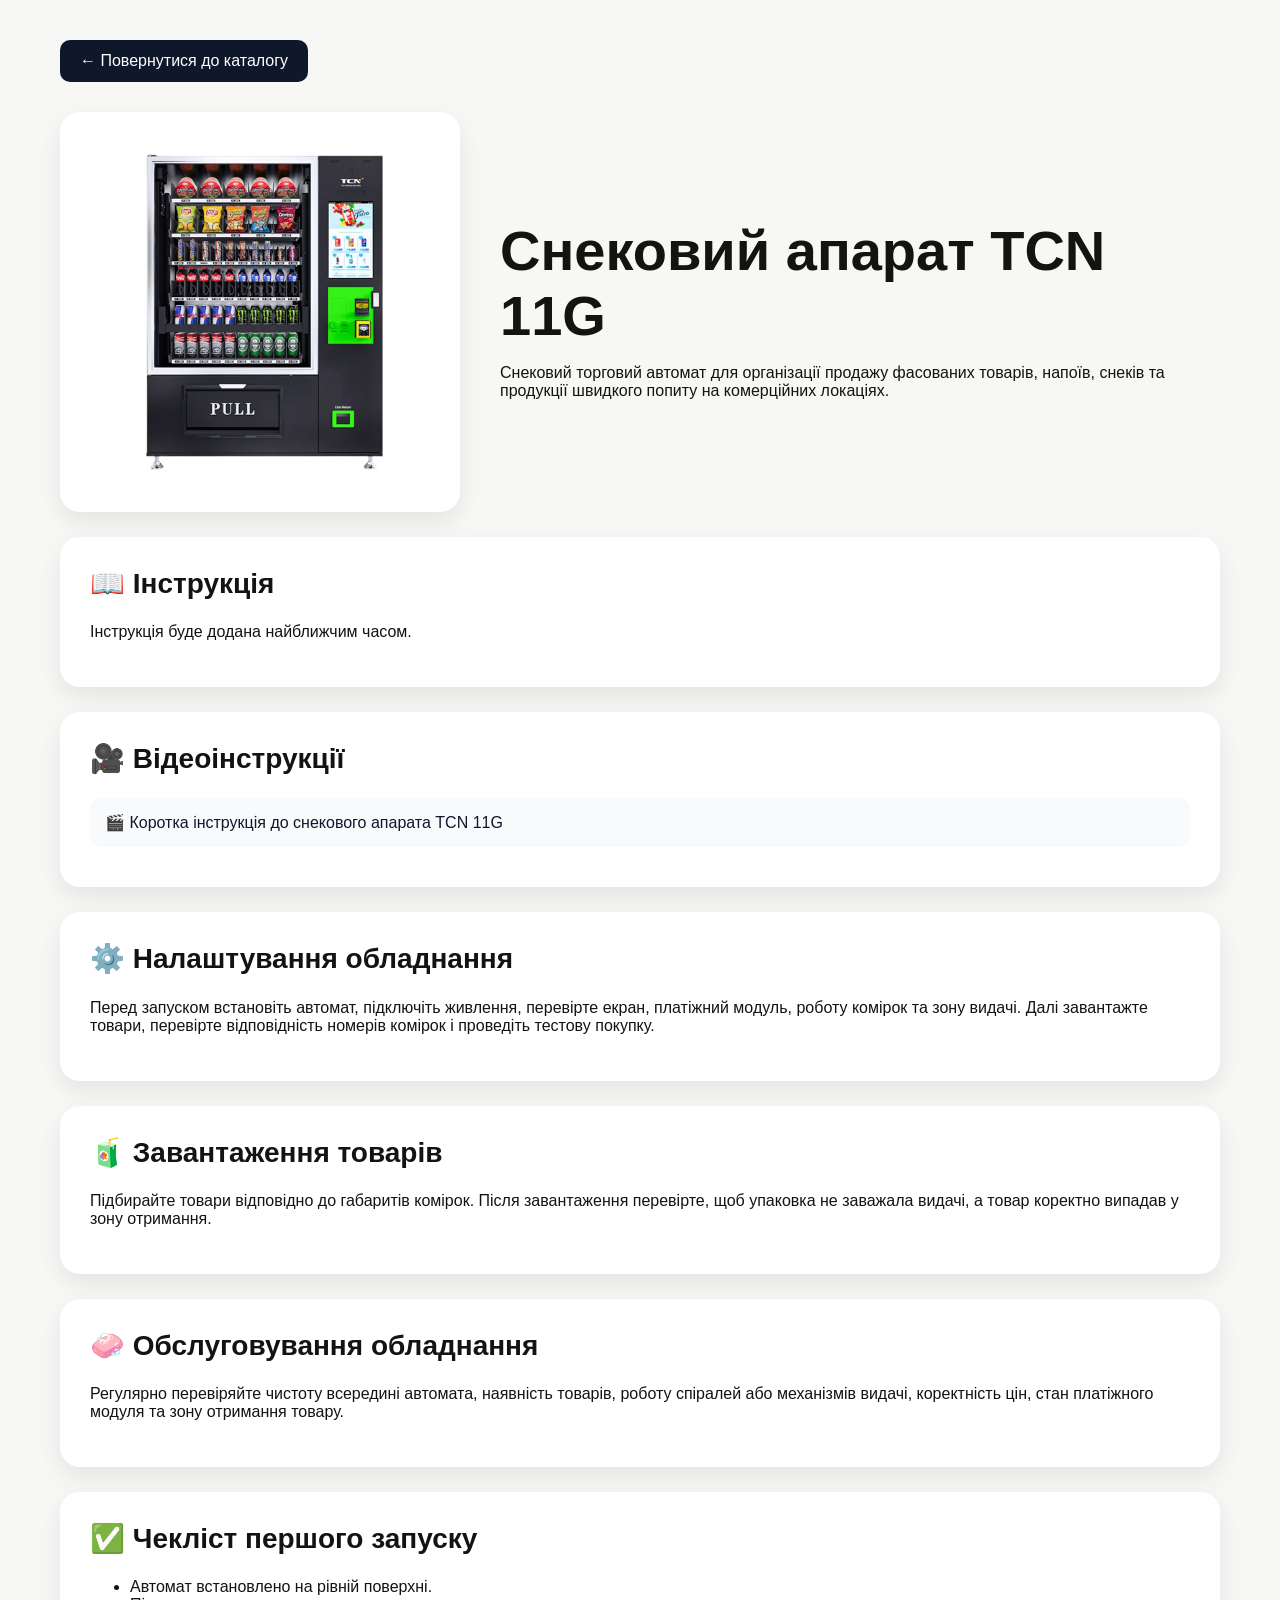
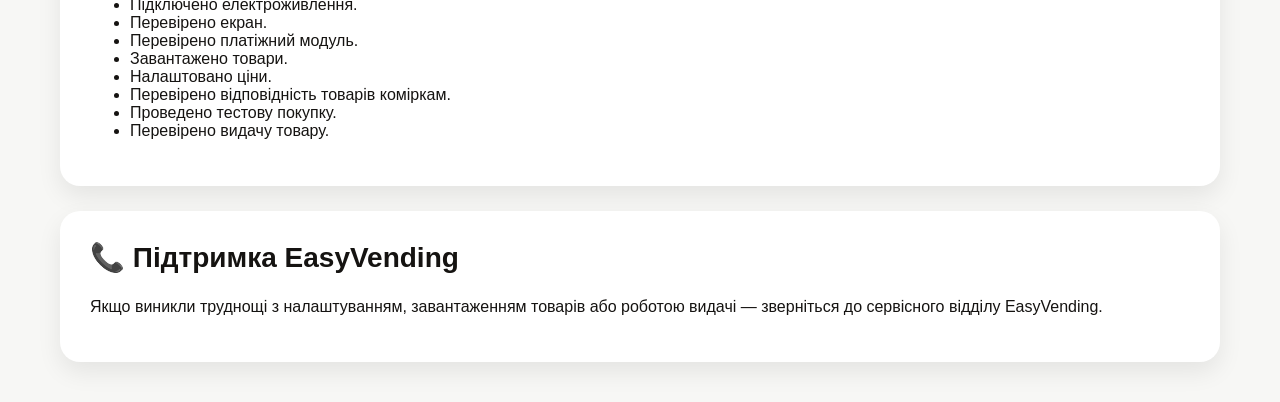
<file: models/g11.html>
<!DOCTYPE html>
<html lang="uk">
<head>
<meta charset="UTF-8">
<meta name="viewport" content="width=device-width, initial-scale=1.0">

<title>Снековий апарат TCN 11G</title>

<link rel="stylesheet" href="../css/style.css">

<style>
.model-page{max-width:1200px;margin:0 auto;padding:40px 20px;}
.back-btn{display:inline-block;padding:12px 20px;background:#0f172a;color:white;text-decoration:none;border-radius:10px;margin-bottom:30px;}
.hero-model{display:grid;grid-template-columns:400px 1fr;gap:40px;align-items:center;}
.hero-model img{width:100%;background:white;padding:20px;border-radius:20px;box-shadow:0 10px 25px rgba(0,0,0,.08);}
.box{background:white;padding:30px;border-radius:20px;margin-top:25px;box-shadow:0 10px 25px rgba(0,0,0,.08);}
.video-link{display:block;padding:15px;margin-bottom:10px;background:#f8fafc;border-radius:10px;text-decoration:none;color:#0f172a;}
.video-link:hover{background:#e2e8f0;}
.manual-btn{display:inline-block;padding:12px 20px;background:#2563eb;color:white;border-radius:10px;text-decoration:none;}
@media(max-width:768px){.hero-model{grid-template-columns:1fr;}}
</style>

</head>

<body>

<div class="model-page">

<a href="../index.html" class="back-btn">← Повернутися до каталогу</a>

<div class="hero-model">

<img src="../assets/images/g11.png" alt="Снековий апарат TCN 11G">

<div>
<h1>Снековий апарат TCN 11G</h1>
<p>
Снековий торговий автомат для організації продажу фасованих товарів, напоїв, снеків та продукції швидкого попиту на комерційних локаціях.
</p>
</div>

</div>

<div class="box">
<h2>📖 Інструкція</h2>
<p>Інструкція буде додана найближчим часом.</p>
</div>

<div class="box">
<h2>🎥 Відеоінструкції</h2>

<a class="video-link" target="_blank" href="https://www.youtube.com/watch?v=2aIAsxoMy-4&list=PLSlt5wRE7ryZhkFmGstjkDtZl8WeVIh3h&index=6">
🎬 Коротка інструкція до снекового апарата TCN 11G
</a>

</div>

<div class="box">
<h2>⚙️ Налаштування обладнання</h2>
<p>
Перед запуском встановіть автомат, підключіть живлення, перевірте екран, платіжний модуль, роботу комірок та зону видачі. Далі завантажте товари, перевірте відповідність номерів комірок і проведіть тестову покупку.
</p>
</div>

<div class="box">
<h2>🧃 Завантаження товарів</h2>
<p>
Підбирайте товари відповідно до габаритів комірок. Після завантаження перевірте, щоб упаковка не заважала видачі, а товар коректно випадав у зону отримання.
</p>
</div>

<div class="box">
<h2>🧼 Обслуговування обладнання</h2>
<p>
Регулярно перевіряйте чистоту всередині автомата, наявність товарів, роботу спіралей або механізмів видачі, коректність цін, стан платіжного модуля та зону отримання товару.
</p>
</div>

<div class="box">
<h2>✅ Чекліст першого запуску</h2>
<ul>
<li>Автомат встановлено на рівній поверхні.</li>
<li>Підключено електроживлення.</li>
<li>Перевірено екран.</li>
<li>Перевірено платіжний модуль.</li>
<li>Завантажено товари.</li>
<li>Налаштовано ціни.</li>
<li>Перевірено відповідність товарів коміркам.</li>
<li>Проведено тестову покупку.</li>
<li>Перевірено видачу товару.</li>
</ul>
</div>

<div class="box">
<h2>📞 Підтримка EasyVending</h2>
<p>
Якщо виникли труднощі з налаштуванням, завантаженням товарів або роботою видачі — зверніться до сервісного відділу EasyVending.
</p>
</div>

</div>

</body>
</html>
</file>
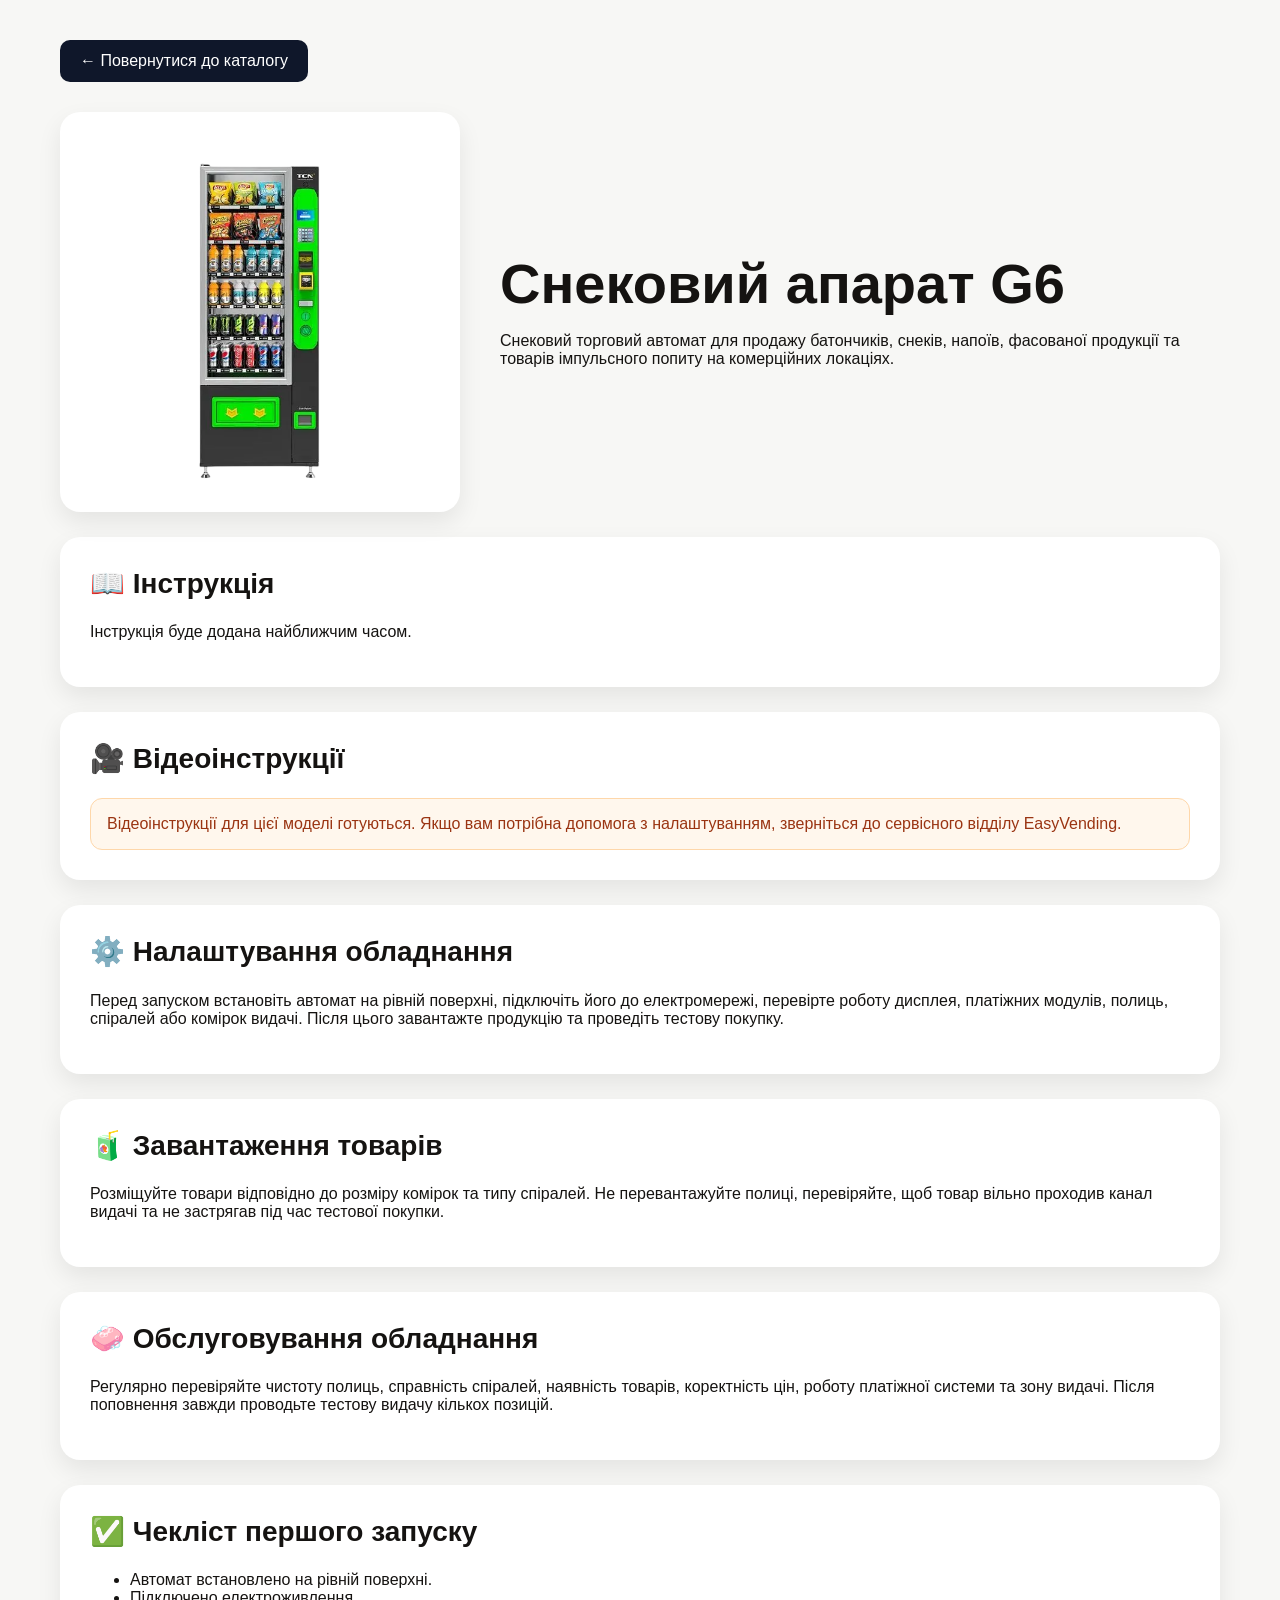
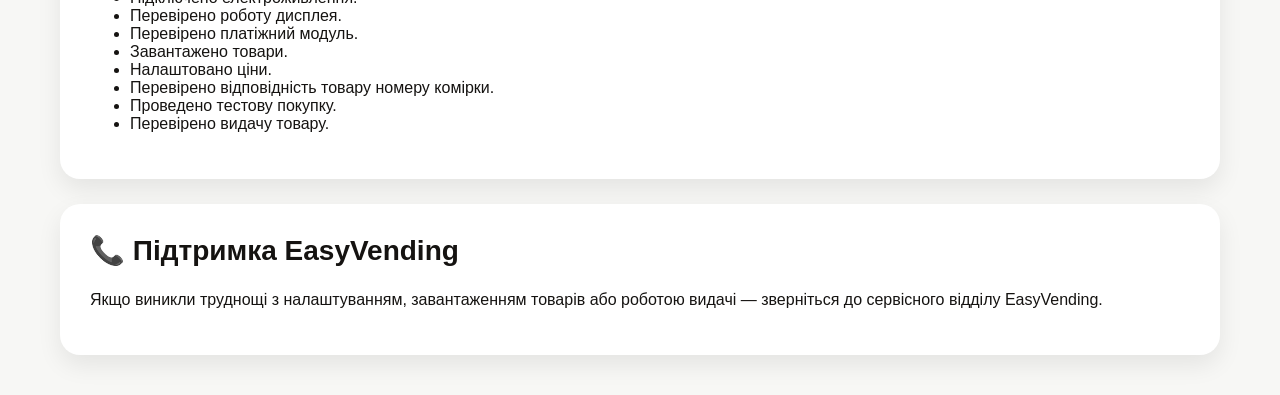
<file: models/g6.html>
<!DOCTYPE html>
<html lang="uk">
<head>
<meta charset="UTF-8">
<meta name="viewport" content="width=device-width, initial-scale=1.0">

<title>Снековий апарат G6</title>

<link rel="stylesheet" href="../css/style.css">

<style>
.model-page{max-width:1200px;margin:0 auto;padding:40px 20px;}
.back-btn{display:inline-block;padding:12px 20px;background:#0f172a;color:white;text-decoration:none;border-radius:10px;margin-bottom:30px;}
.hero-model{display:grid;grid-template-columns:400px 1fr;gap:40px;align-items:center;}
.hero-model img{width:100%;background:white;padding:20px;border-radius:20px;box-shadow:0 10px 25px rgba(0,0,0,.08);}
.box{background:white;padding:30px;border-radius:20px;margin-top:25px;box-shadow:0 10px 25px rgba(0,0,0,.08);}
.video-link{display:block;padding:15px;margin-bottom:10px;background:#f8fafc;border-radius:10px;text-decoration:none;color:#0f172a;}
.video-link:hover{background:#e2e8f0;}
.manual-btn{display:inline-block;padding:12px 20px;background:#2563eb;color:white;border-radius:10px;text-decoration:none;}
.notice{padding:16px;background:#fff7ed;border:1px solid #fed7aa;border-radius:12px;color:#9a3412;}
@media(max-width:768px){.hero-model{grid-template-columns:1fr;}}
</style>

</head>

<body>

<div class="model-page">

<a href="../index.html" class="back-btn">← Повернутися до каталогу</a>

<div class="hero-model">

<img src="../assets/images/g6.png" alt="Снековий апарат G6">

<div>
<h1>Снековий апарат G6</h1>
<p>
Снековий торговий автомат для продажу батончиків, снеків, напоїв, фасованої продукції та товарів імпульсного попиту на комерційних локаціях.
</p>
</div>

</div>

<div class="box">
<h2>📖 Інструкція</h2>
<p>Інструкція буде додана найближчим часом.</p>
</div>

<div class="box">
<h2>🎥 Відеоінструкції</h2>

<div class="notice">
Відеоінструкції для цієї моделі готуються. Якщо вам потрібна допомога з налаштуванням, зверніться до сервісного відділу EasyVending.
</div>

</div>

<div class="box">
<h2>⚙️ Налаштування обладнання</h2>
<p>
Перед запуском встановіть автомат на рівній поверхні, підключіть його до електромережі, перевірте роботу дисплея, платіжних модулів, полиць, спіралей або комірок видачі. Після цього завантажте продукцію та проведіть тестову покупку.
</p>
</div>

<div class="box">
<h2>🧃 Завантаження товарів</h2>
<p>
Розміщуйте товари відповідно до розміру комірок та типу спіралей. Не перевантажуйте полиці, перевіряйте, щоб товар вільно проходив канал видачі та не застрягав під час тестової покупки.
</p>
</div>

<div class="box">
<h2>🧼 Обслуговування обладнання</h2>
<p>
Регулярно перевіряйте чистоту полиць, справність спіралей, наявність товарів, коректність цін, роботу платіжної системи та зону видачі. Після поповнення завжди проводьте тестову видачу кількох позицій.
</p>
</div>

<div class="box">
<h2>✅ Чекліст першого запуску</h2>
<ul>
<li>Автомат встановлено на рівній поверхні.</li>
<li>Підключено електроживлення.</li>
<li>Перевірено роботу дисплея.</li>
<li>Перевірено платіжний модуль.</li>
<li>Завантажено товари.</li>
<li>Налаштовано ціни.</li>
<li>Перевірено відповідність товару номеру комірки.</li>
<li>Проведено тестову покупку.</li>
<li>Перевірено видачу товару.</li>
</ul>
</div>

<div class="box">
<h2>📞 Підтримка EasyVending</h2>
<p>
Якщо виникли труднощі з налаштуванням, завантаженням товарів або роботою видачі — зверніться до сервісного відділу EasyVending.
</p>
</div>

</div>

</body>
</html>
</file>
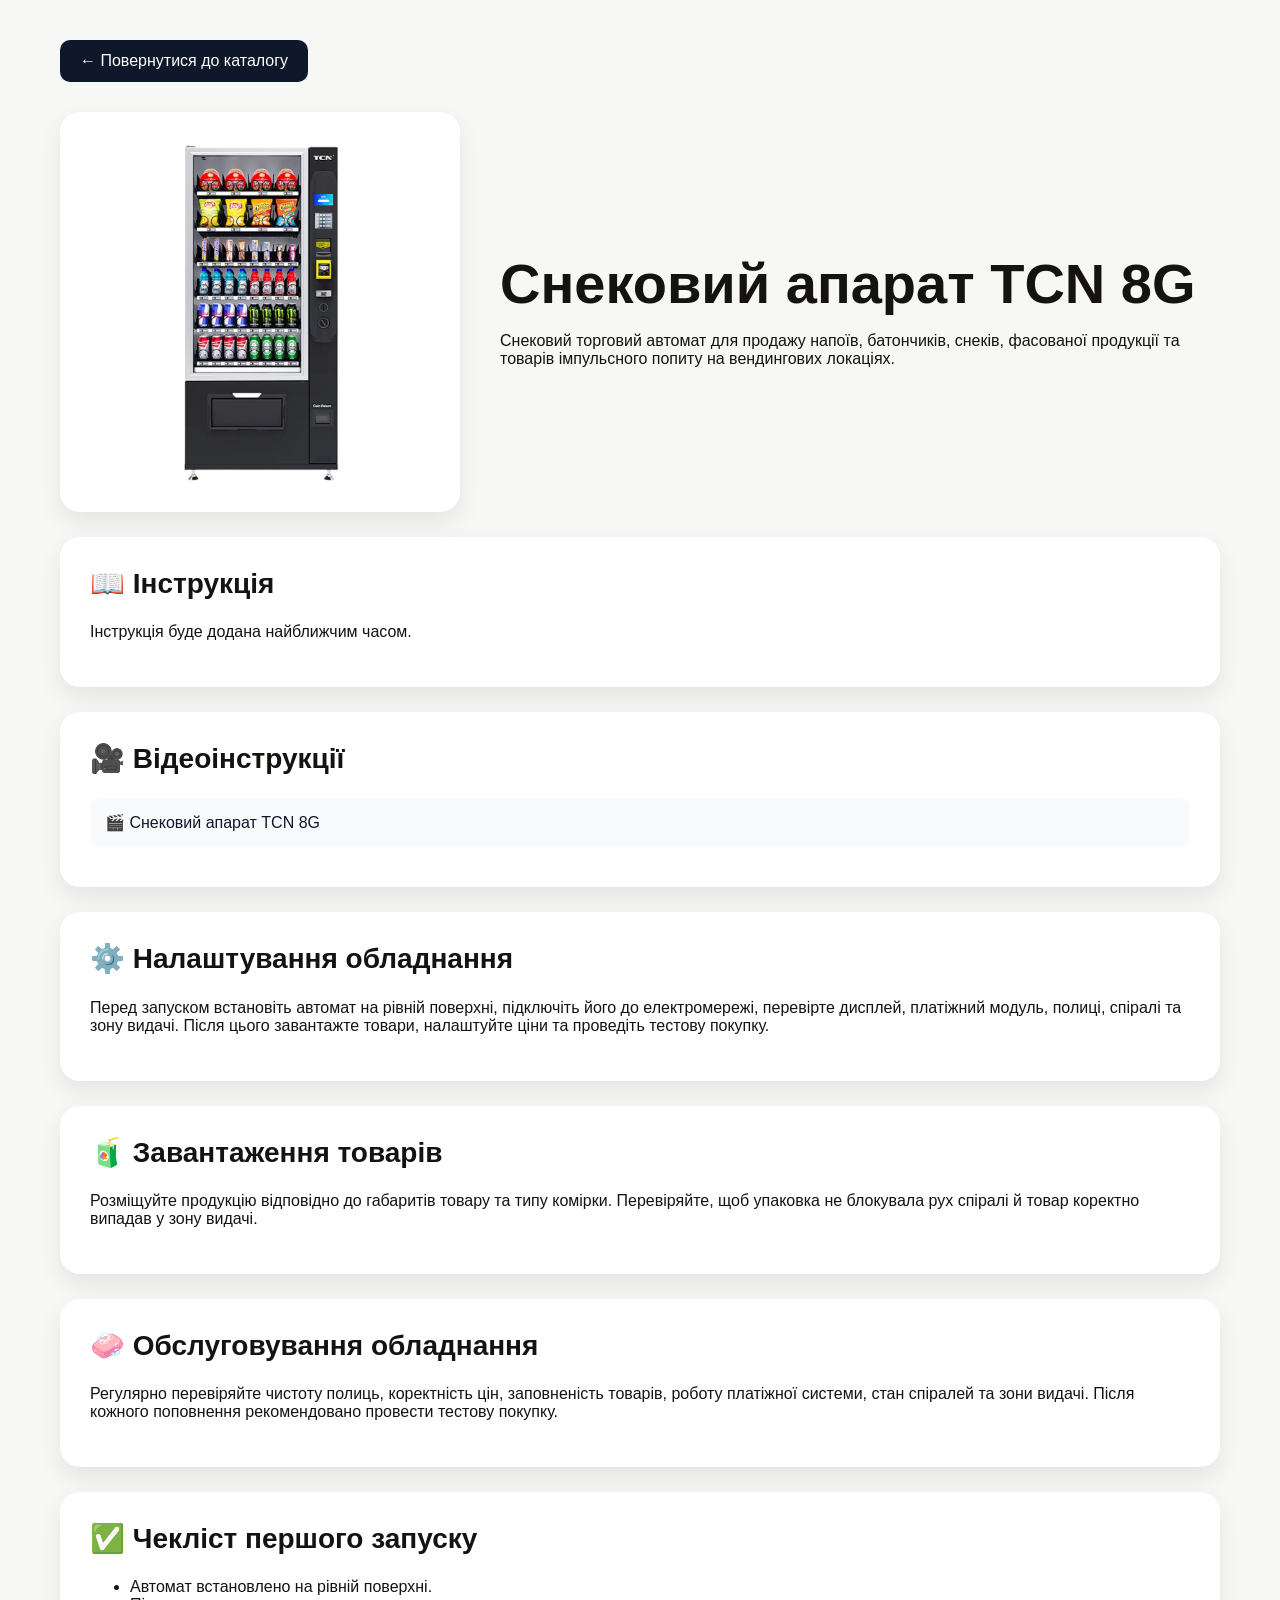
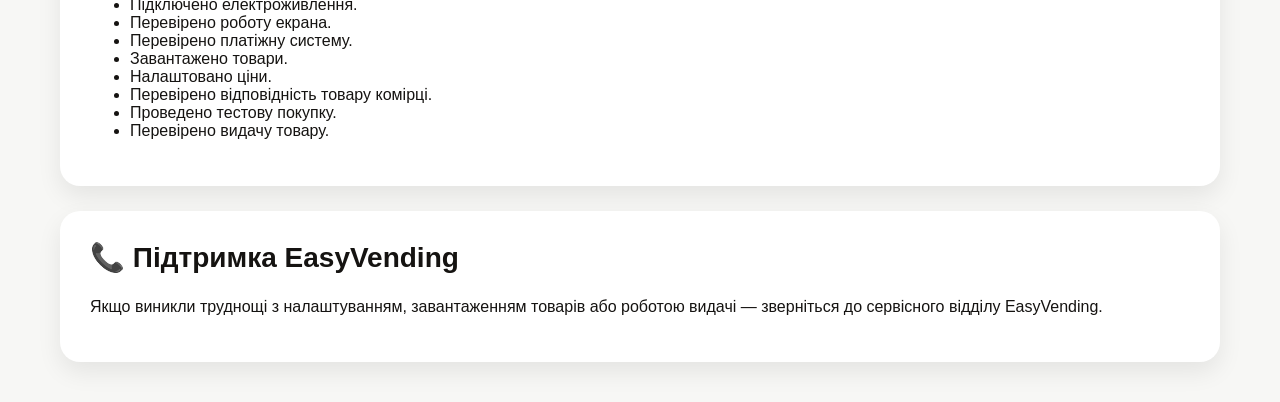
<file: models/g8.html>
<!DOCTYPE html>
<html lang="uk">
<head>
<meta charset="UTF-8">
<meta name="viewport" content="width=device-width, initial-scale=1.0">

<title>Снековий апарат TCN 8G</title>

<link rel="stylesheet" href="../css/style.css">

<style>
.model-page{max-width:1200px;margin:0 auto;padding:40px 20px;}
.back-btn{display:inline-block;padding:12px 20px;background:#0f172a;color:white;text-decoration:none;border-radius:10px;margin-bottom:30px;}
.hero-model{display:grid;grid-template-columns:400px 1fr;gap:40px;align-items:center;}
.hero-model img{width:100%;background:white;padding:20px;border-radius:20px;box-shadow:0 10px 25px rgba(0,0,0,.08);}
.box{background:white;padding:30px;border-radius:20px;margin-top:25px;box-shadow:0 10px 25px rgba(0,0,0,.08);}
.video-link{display:block;padding:15px;margin-bottom:10px;background:#f8fafc;border-radius:10px;text-decoration:none;color:#0f172a;}
.video-link:hover{background:#e2e8f0;}
.manual-btn{display:inline-block;padding:12px 20px;background:#2563eb;color:white;border-radius:10px;text-decoration:none;}
@media(max-width:768px){.hero-model{grid-template-columns:1fr;}}
</style>

</head>

<body>

<div class="model-page">

<a href="../index.html" class="back-btn">← Повернутися до каталогу</a>

<div class="hero-model">

<img src="../assets/images/g8.png" alt="Снековий апарат TCN 8G">

<div>
<h1>Снековий апарат TCN 8G</h1>
<p>
Снековий торговий автомат для продажу напоїв, батончиків, снеків, фасованої продукції та товарів імпульсного попиту на вендингових локаціях.
</p>
</div>

</div>

<div class="box">
<h2>📖 Інструкція</h2>
<p>Інструкція буде додана найближчим часом.</p>
</div>

<div class="box">
<h2>🎥 Відеоінструкції</h2>

<a class="video-link" target="_blank" href="https://www.youtube.com/watch?v=7lKl3fggxoc&list=PLSlt5wRE7ryZhkFmGstjkDtZl8WeVIh3h&index=5">
🎬 Снековий апарат TCN 8G
</a>

</div>

<div class="box">
<h2>⚙️ Налаштування обладнання</h2>
<p>
Перед запуском встановіть автомат на рівній поверхні, підключіть його до електромережі, перевірте дисплей, платіжний модуль, полиці, спіралі та зону видачі. Після цього завантажте товари, налаштуйте ціни та проведіть тестову покупку.
</p>
</div>

<div class="box">
<h2>🧃 Завантаження товарів</h2>
<p>
Розміщуйте продукцію відповідно до габаритів товару та типу комірки. Перевіряйте, щоб упаковка не блокувала рух спіралі й товар коректно випадав у зону видачі.
</p>
</div>

<div class="box">
<h2>🧼 Обслуговування обладнання</h2>
<p>
Регулярно перевіряйте чистоту полиць, коректність цін, заповненість товарів, роботу платіжної системи, стан спіралей та зони видачі. Після кожного поповнення рекомендовано провести тестову покупку.
</p>
</div>

<div class="box">
<h2>✅ Чекліст першого запуску</h2>
<ul>
<li>Автомат встановлено на рівній поверхні.</li>
<li>Підключено електроживлення.</li>
<li>Перевірено роботу екрана.</li>
<li>Перевірено платіжну систему.</li>
<li>Завантажено товари.</li>
<li>Налаштовано ціни.</li>
<li>Перевірено відповідність товару комірці.</li>
<li>Проведено тестову покупку.</li>
<li>Перевірено видачу товару.</li>
</ul>
</div>

<div class="box">
<h2>📞 Підтримка EasyVending</h2>
<p>
Якщо виникли труднощі з налаштуванням, завантаженням товарів або роботою видачі — зверніться до сервісного відділу EasyVending.
</p>
</div>

</div>

</body>
</html>
</file>
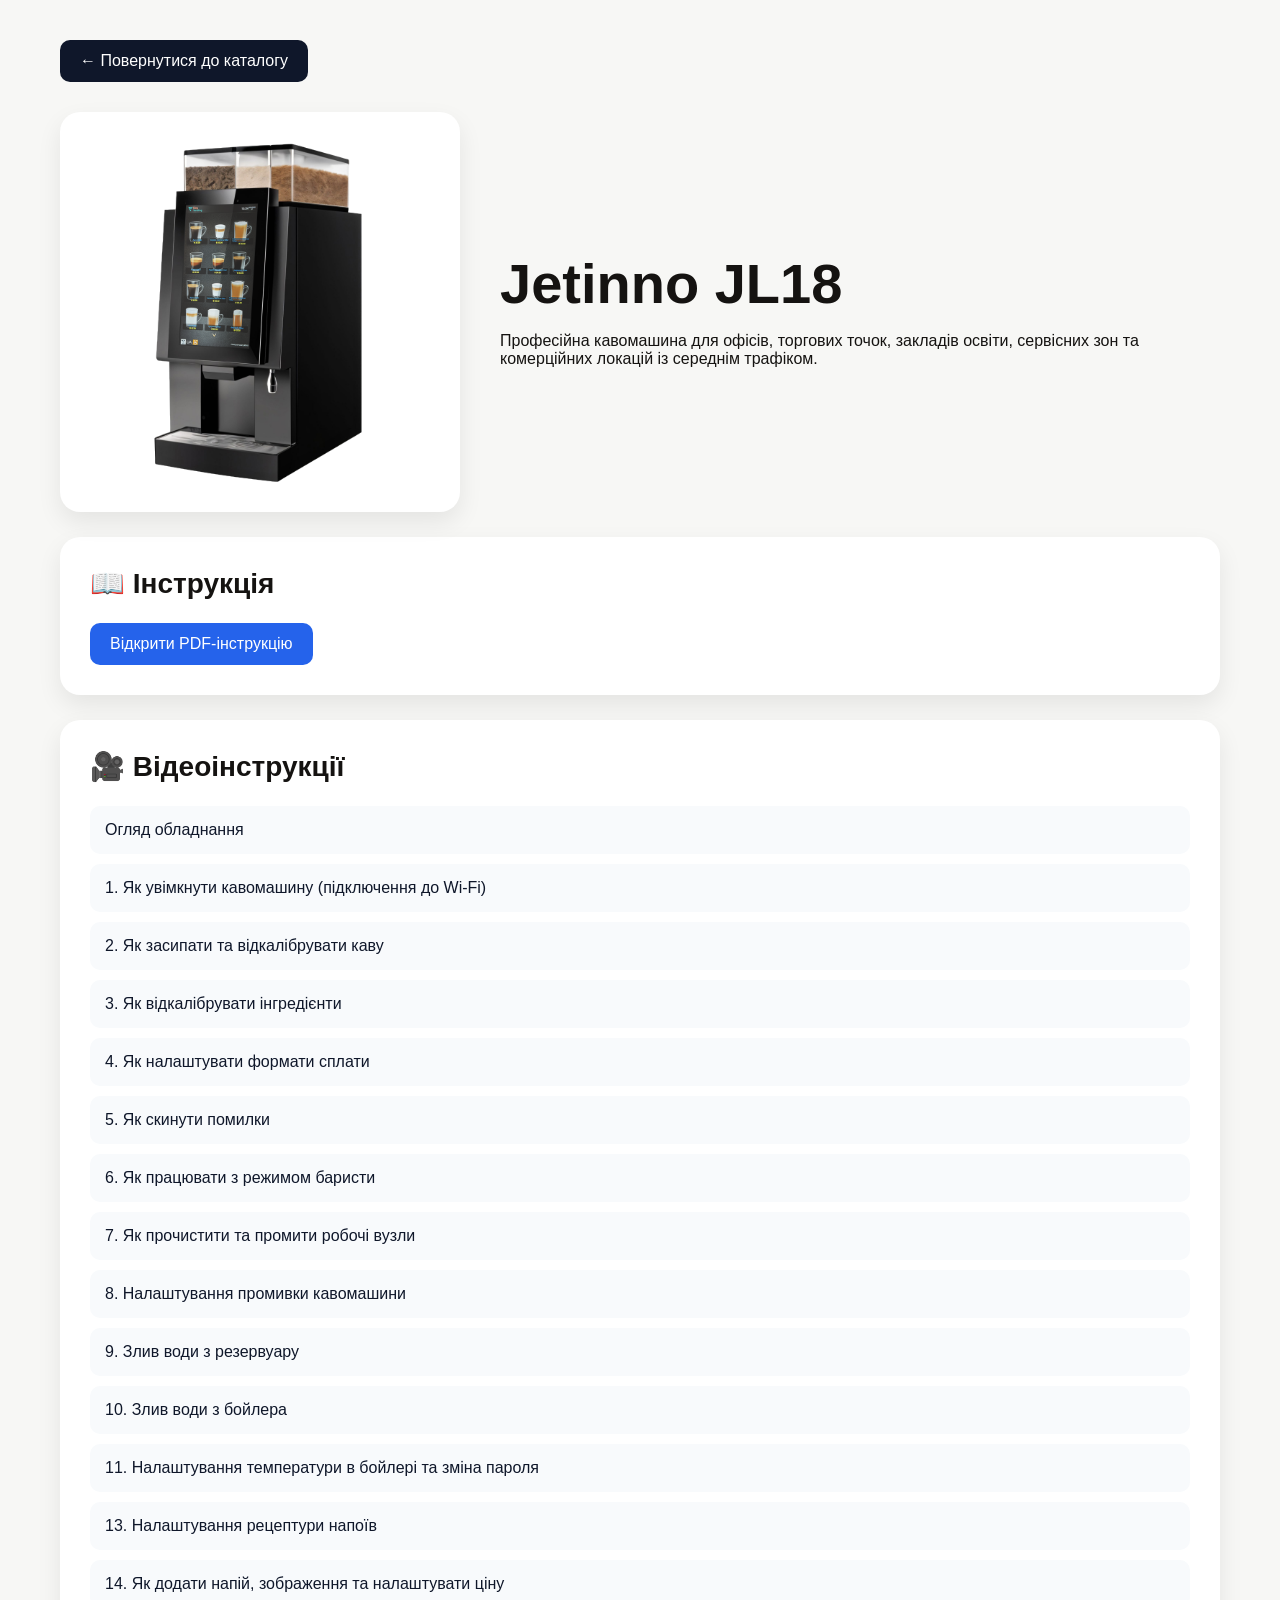
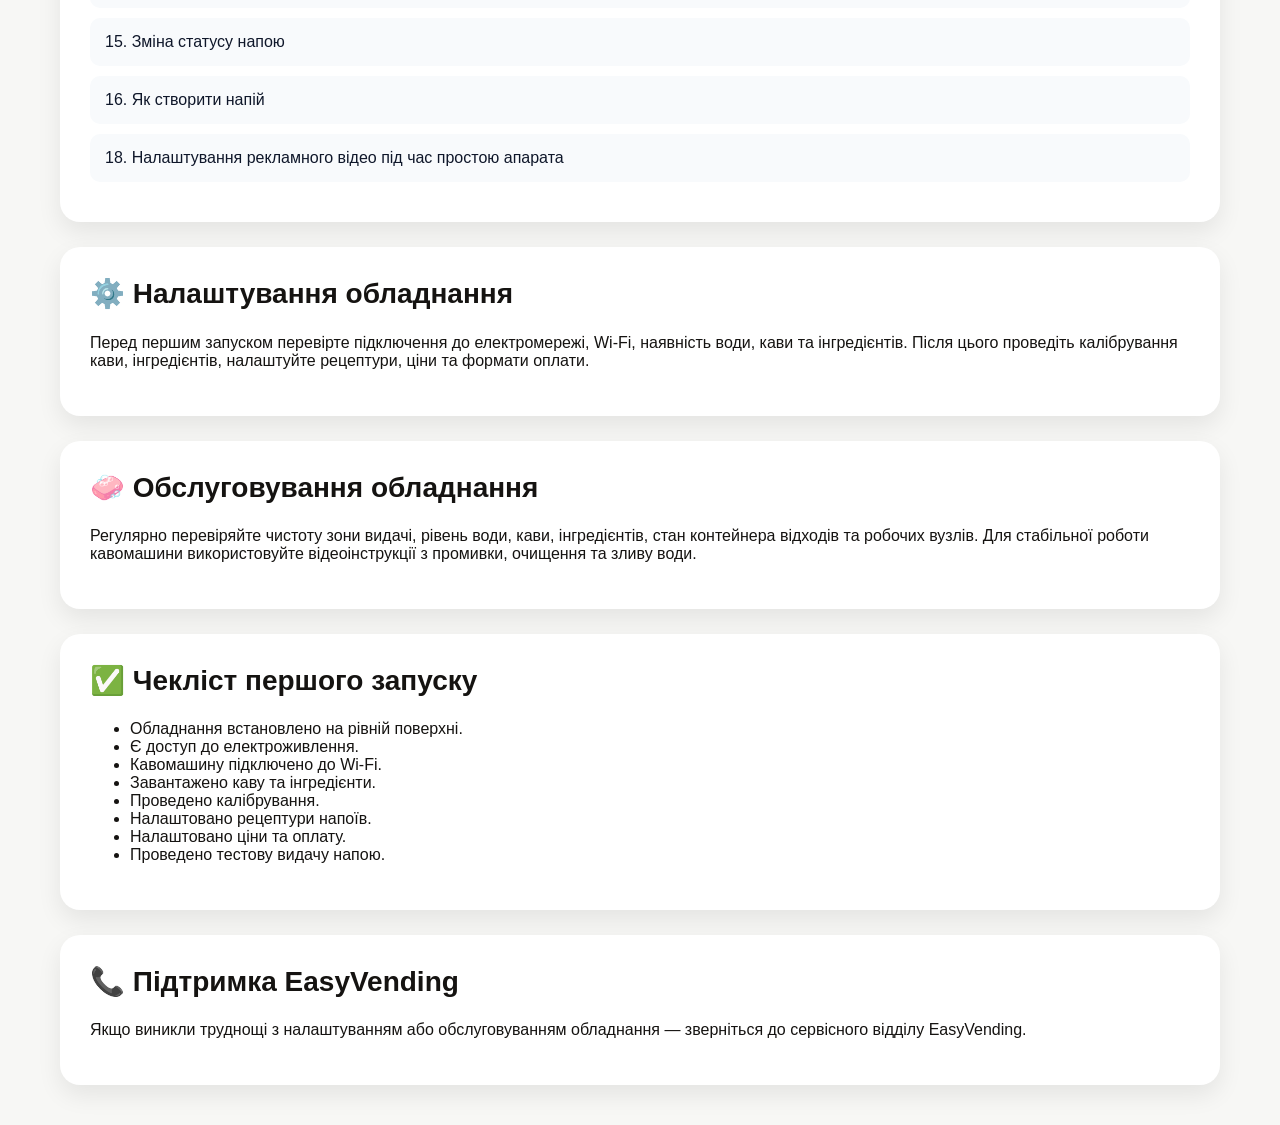
<file: models/jl18.html>
<!DOCTYPE html>
<html lang="uk">
<head>
<meta charset="UTF-8">
<meta name="viewport" content="width=device-width, initial-scale=1.0">

<title>Jetinno JL18</title>

<link rel="stylesheet" href="../css/style.css">

<style>

.model-page{
    max-width:1200px;
    margin:0 auto;
    padding:40px 20px;
}

.back-btn{
    display:inline-block;
    padding:12px 20px;
    background:#0f172a;
    color:white;
    text-decoration:none;
    border-radius:10px;
    margin-bottom:30px;
}

.hero-model{
    display:grid;
    grid-template-columns:400px 1fr;
    gap:40px;
    align-items:center;
}

.hero-model img{
    width:100%;
    background:white;
    padding:20px;
    border-radius:20px;
    box-shadow:0 10px 25px rgba(0,0,0,.08);
}

.box{
    background:white;
    padding:30px;
    border-radius:20px;
    margin-top:25px;
    box-shadow:0 10px 25px rgba(0,0,0,.08);
}

.video-link{
    display:block;
    padding:15px;
    margin-bottom:10px;
    background:#f8fafc;
    border-radius:10px;
    text-decoration:none;
    color:#0f172a;
}

.video-link:hover{
    background:#e2e8f0;
}

.manual-btn{
    display:inline-block;
    padding:12px 20px;
    background:#2563eb;
    color:white;
    border-radius:10px;
    text-decoration:none;
}

@media(max-width:768px){
    .hero-model{
        grid-template-columns:1fr;
    }
}

</style>

</head>

<body>

<div class="model-page">

<a href="../index.html" class="back-btn">
← Повернутися до каталогу
</a>

<div class="hero-model">

<img src="../assets/images/jl18.png" alt="JL18">

<div>

<h1>Jetinno JL18</h1>

<p>
Професійна кавомашина для офісів, торгових точок, закладів освіти, сервісних зон та комерційних локацій із середнім трафіком.
</p>

</div>

</div>

<div class="box">

<h2>📖 Інструкція</h2>

<a class="manual-btn"
href="../assets/manuals/jl18-manual.pdf"
target="_blank">

Відкрити PDF-інструкцію

</a>

</div>

<div class="box">

<h2>🎥 Відеоінструкції</h2>

<a class="video-link" target="_blank" href="https://www.youtube.com/watch?v=TxEhpZn9xWs">
Огляд обладнання
</a>

<a class="video-link" target="_blank" href="https://youtu.be/DM0qSrslXjg">
1. Як увімкнути кавомашину (підключення до Wi-Fi)
</a>

<a class="video-link" target="_blank" href="https://youtu.be/bnDC_qIlg60">
2. Як засипати та відкалібрувати каву
</a>

<a class="video-link" target="_blank" href="https://youtu.be/a2n9EPTNIOg">
3. Як відкалібрувати інгредієнти
</a>

<a class="video-link" target="_blank" href="https://youtu.be/hvCijY-R9b4">
4. Як налаштувати формати сплати
</a>

<a class="video-link" target="_blank" href="https://youtu.be/3Gub94vtoE0">
5. Як скинути помилки
</a>

<a class="video-link" target="_blank" href="https://youtu.be/FVUTQGdHI5s">
6. Як працювати з режимом баристи
</a>

<a class="video-link" target="_blank" href="https://youtu.be/a4Rr3FnLh_Q">
7. Як прочистити та промити робочі вузли
</a>

<a class="video-link" target="_blank" href="https://youtu.be/28UzDFKixuY">
8. Налаштування промивки кавомашини
</a>

<a class="video-link" target="_blank" href="https://youtu.be/HyUFQo6D1CM">
9. Злив води з резервуару
</a>

<a class="video-link" target="_blank" href="https://youtu.be/X8KewyAPV7o">
10. Злив води з бойлера
</a>

<a class="video-link" target="_blank" href="https://youtu.be/CP2bYMRQxOc">
11. Налаштування температури в бойлері та зміна пароля
</a>

<a class="video-link" target="_blank" href="https://youtu.be/dE4c57K1kck">
13. Налаштування рецептури напоїв
</a>

<a class="video-link" target="_blank" href="https://youtu.be/rXpA7FHoWPw">
14. Як додати напій, зображення та налаштувати ціну
</a>

<a class="video-link" target="_blank" href="https://youtu.be/FOSgHdFLo1U">
15. Зміна статусу напою
</a>

<a class="video-link" target="_blank" href="https://youtu.be/OBlCdHx9TEE">
16. Як створити напій
</a>

<a class="video-link" target="_blank" href="https://youtu.be/kDNHQ990Yd8">
18. Налаштування рекламного відео під час простою апарата
</a>

</div>

<div class="box">

<h2>⚙️ Налаштування обладнання</h2>

<p>
Перед першим запуском перевірте підключення до електромережі, Wi-Fi, наявність води, кави та інгредієнтів. Після цього проведіть калібрування кави, інгредієнтів, налаштуйте рецептури, ціни та формати оплати.
</p>

</div>

<div class="box">

<h2>🧼 Обслуговування обладнання</h2>

<p>
Регулярно перевіряйте чистоту зони видачі, рівень води, кави, інгредієнтів, стан контейнера відходів та робочих вузлів. Для стабільної роботи кавомашини використовуйте відеоінструкції з промивки, очищення та зливу води.
</p>

</div>

<div class="box">

<h2>✅ Чекліст першого запуску</h2>

<ul>
<li>Обладнання встановлено на рівній поверхні.</li>
<li>Є доступ до електроживлення.</li>
<li>Кавомашину підключено до Wi-Fi.</li>
<li>Завантажено каву та інгредієнти.</li>
<li>Проведено калібрування.</li>
<li>Налаштовано рецептури напоїв.</li>
<li>Налаштовано ціни та оплату.</li>
<li>Проведено тестову видачу напою.</li>
</ul>

</div>

<div class="box">

<h2>📞 Підтримка EasyVending</h2>

<p>
Якщо виникли труднощі з налаштуванням або обслуговуванням обладнання — зверніться до сервісного відділу EasyVending.
</p>

</div>

</div>

</body>
</html>
</file>
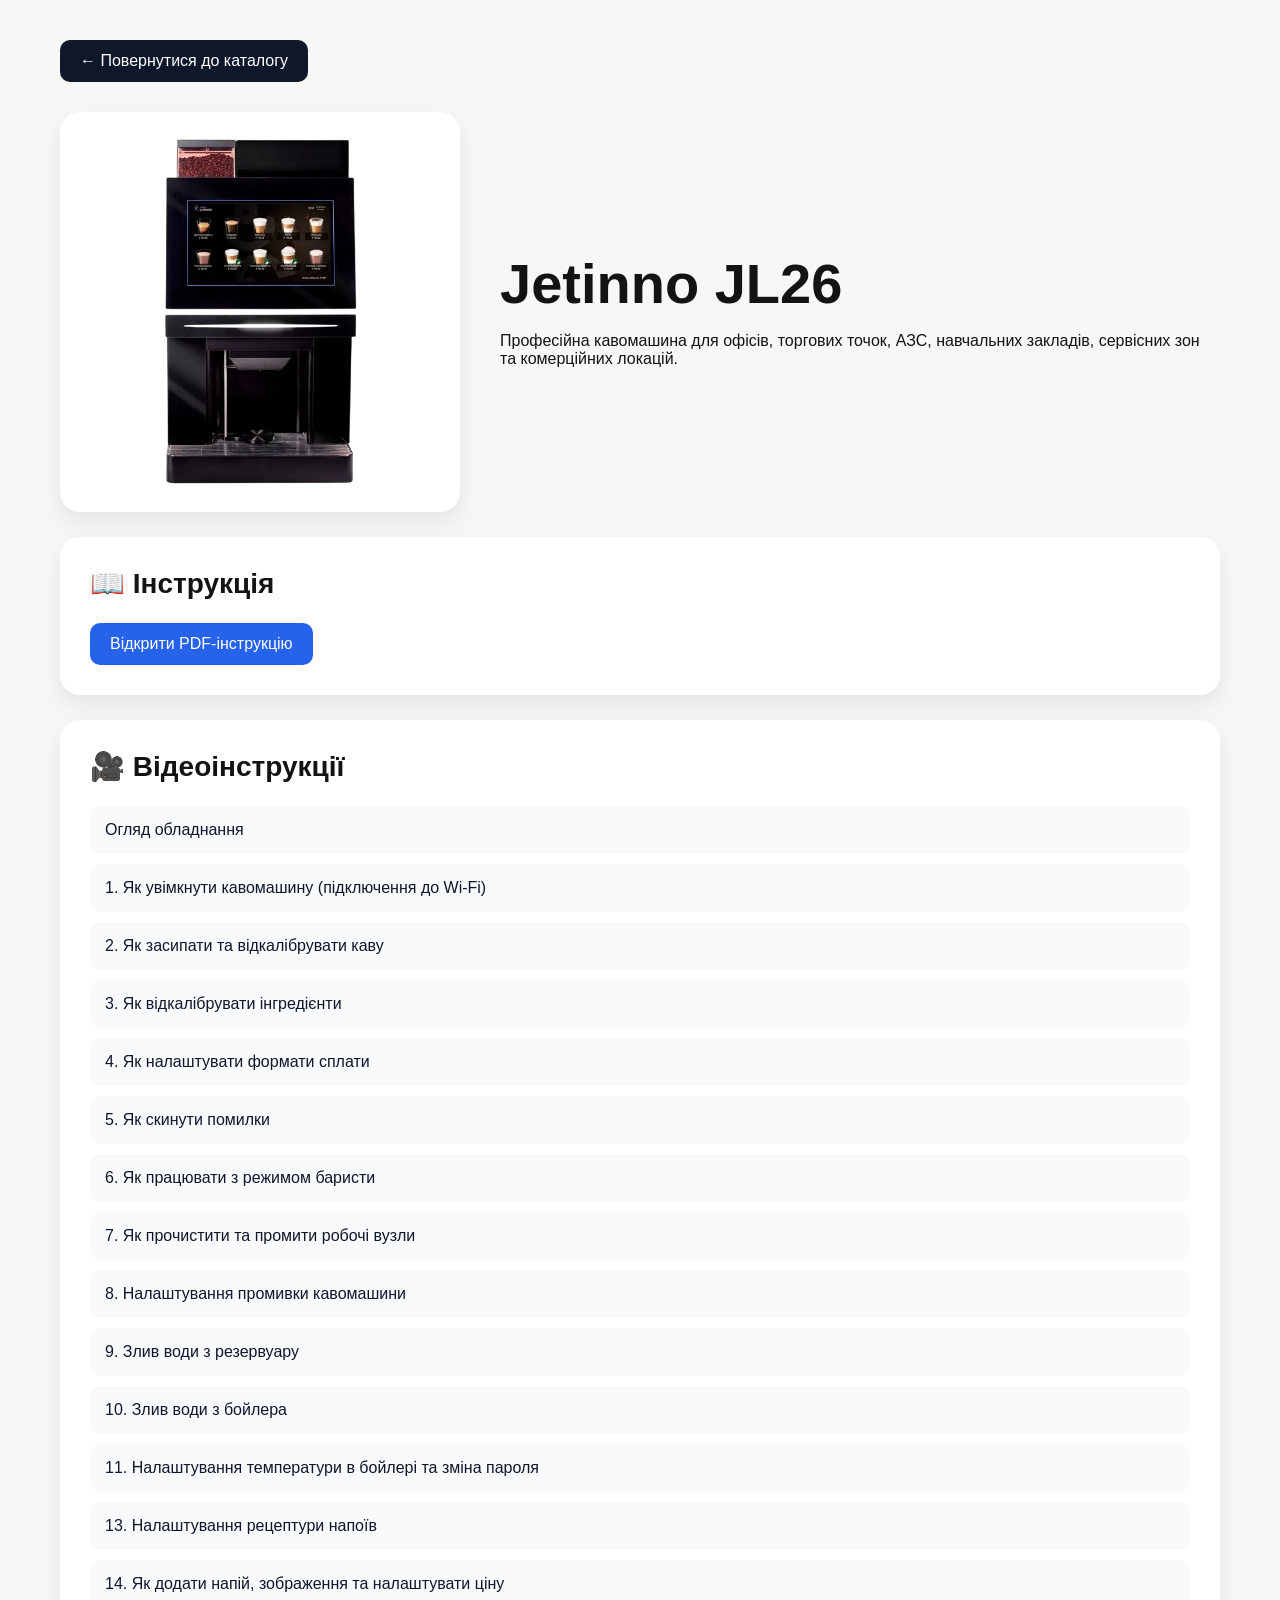
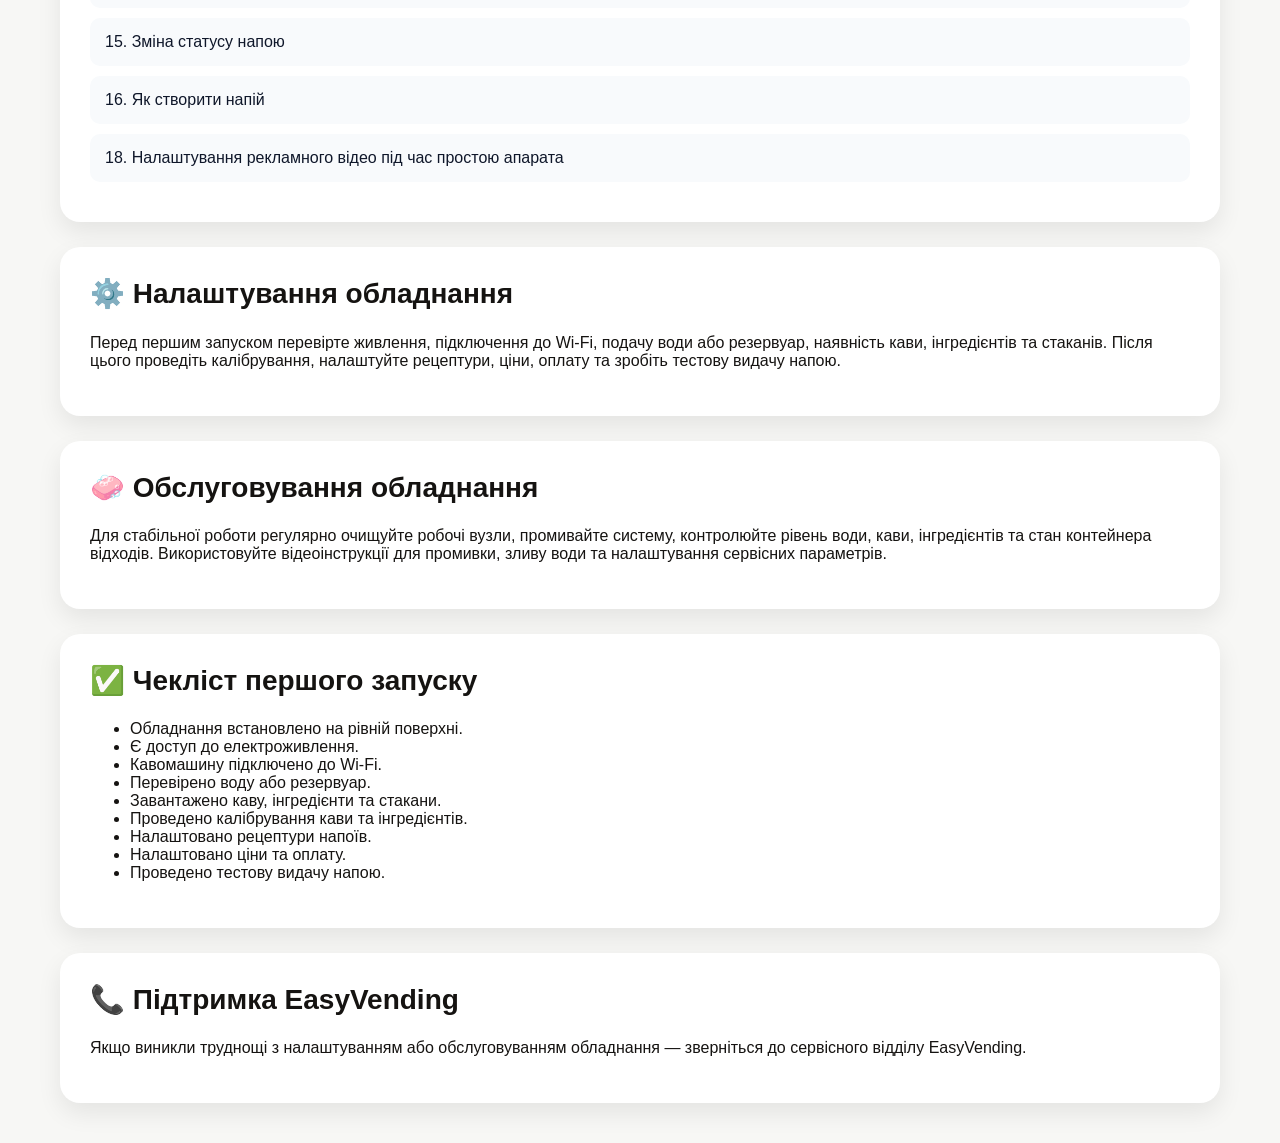
<file: models/jl26.html>
<!DOCTYPE html>
<html lang="uk">
<head>
<meta charset="UTF-8">
<meta name="viewport" content="width=device-width, initial-scale=1.0">

<title>Jetinno JL26</title>

<link rel="stylesheet" href="../css/style.css">

<style>

.model-page{
    max-width:1200px;
    margin:0 auto;
    padding:40px 20px;
}

.back-btn{
    display:inline-block;
    padding:12px 20px;
    background:#0f172a;
    color:white;
    text-decoration:none;
    border-radius:10px;
    margin-bottom:30px;
}

.hero-model{
    display:grid;
    grid-template-columns:400px 1fr;
    gap:40px;
    align-items:center;
}

.hero-model img{
    width:100%;
    background:white;
    padding:20px;
    border-radius:20px;
    box-shadow:0 10px 25px rgba(0,0,0,.08);
}

.box{
    background:white;
    padding:30px;
    border-radius:20px;
    margin-top:25px;
    box-shadow:0 10px 25px rgba(0,0,0,.08);
}

.video-link{
    display:block;
    padding:15px;
    margin-bottom:10px;
    background:#f8fafc;
    border-radius:10px;
    text-decoration:none;
    color:#0f172a;
}

.video-link:hover{
    background:#e2e8f0;
}

.manual-btn{
    display:inline-block;
    padding:12px 20px;
    background:#2563eb;
    color:white;
    border-radius:10px;
    text-decoration:none;
}

@media(max-width:768px){
    .hero-model{
        grid-template-columns:1fr;
    }
}

</style>

</head>

<body>

<div class="model-page">

<a href="../index.html" class="back-btn">
← Повернутися до каталогу
</a>

<div class="hero-model">

<img src="../assets/images/jl26.png" alt="JL26">

<div>

<h1>Jetinno JL26</h1>

<p>
Професійна кавомашина для офісів, торгових точок, АЗС, навчальних закладів, сервісних зон та комерційних локацій.
</p>

</div>

</div>

<div class="box">

<h2>📖 Інструкція</h2>

<a class="manual-btn"
href="../assets/manuals/jl26-manual.pdf"
target="_blank">

Відкрити PDF-інструкцію

</a>

</div>

<div class="box">

<h2>🎥 Відеоінструкції</h2>

<a class="video-link" target="_blank" href="https://www.youtube.com/watch?v=QdK13_68IEI&t=19s">
Огляд обладнання
</a>

<a class="video-link" target="_blank" href="https://youtu.be/DM0qSrslXjg">
1. Як увімкнути кавомашину (підключення до Wi-Fi)
</a>

<a class="video-link" target="_blank" href="https://youtu.be/bnDC_qIlg60">
2. Як засипати та відкалібрувати каву
</a>

<a class="video-link" target="_blank" href="https://youtu.be/a2n9EPTNIOg">
3. Як відкалібрувати інгредієнти
</a>

<a class="video-link" target="_blank" href="https://youtu.be/hvCijY-R9b4">
4. Як налаштувати формати сплати
</a>

<a class="video-link" target="_blank" href="https://youtu.be/3Gub94vtoE0">
5. Як скинути помилки
</a>

<a class="video-link" target="_blank" href="https://youtu.be/FVUTQGdHI5s">
6. Як працювати з режимом баристи
</a>

<a class="video-link" target="_blank" href="https://youtu.be/a4Rr3FnLh_Q">
7. Як прочистити та промити робочі вузли
</a>

<a class="video-link" target="_blank" href="https://youtu.be/28UzDFKixuY">
8. Налаштування промивки кавомашини
</a>

<a class="video-link" target="_blank" href="https://youtu.be/HyUFQo6D1CM">
9. Злив води з резервуару
</a>

<a class="video-link" target="_blank" href="https://youtu.be/X8KewyAPV7o">
10. Злив води з бойлера
</a>

<a class="video-link" target="_blank" href="https://youtu.be/CP2bYMRQxOc">
11. Налаштування температури в бойлері та зміна пароля
</a>

<a class="video-link" target="_blank" href="https://youtu.be/dE4c57K1kck">
13. Налаштування рецептури напоїв
</a>

<a class="video-link" target="_blank" href="https://youtu.be/rXpA7FHoWPw">
14. Як додати напій, зображення та налаштувати ціну
</a>

<a class="video-link" target="_blank" href="https://youtu.be/FOSgHdFLo1U">
15. Зміна статусу напою
</a>

<a class="video-link" target="_blank" href="https://youtu.be/OBlCdHx9TEE">
16. Як створити напій
</a>

<a class="video-link" target="_blank" href="https://youtu.be/kDNHQ990Yd8">
18. Налаштування рекламного відео під час простою апарата
</a>

</div>

<div class="box">

<h2>⚙️ Налаштування обладнання</h2>

<p>
Перед першим запуском перевірте живлення, підключення до Wi-Fi, подачу води або резервуар, наявність кави, інгредієнтів та стаканів. Після цього проведіть калібрування, налаштуйте рецептури, ціни, оплату та зробіть тестову видачу напою.
</p>

</div>

<div class="box">

<h2>🧼 Обслуговування обладнання</h2>

<p>
Для стабільної роботи регулярно очищуйте робочі вузли, промивайте систему, контролюйте рівень води, кави, інгредієнтів та стан контейнера відходів. Використовуйте відеоінструкції для промивки, зливу води та налаштування сервісних параметрів.
</p>

</div>

<div class="box">

<h2>✅ Чекліст першого запуску</h2>

<ul>
<li>Обладнання встановлено на рівній поверхні.</li>
<li>Є доступ до електроживлення.</li>
<li>Кавомашину підключено до Wi-Fi.</li>
<li>Перевірено воду або резервуар.</li>
<li>Завантажено каву, інгредієнти та стакани.</li>
<li>Проведено калібрування кави та інгредієнтів.</li>
<li>Налаштовано рецептури напоїв.</li>
<li>Налаштовано ціни та оплату.</li>
<li>Проведено тестову видачу напою.</li>
</ul>

</div>

<div class="box">

<h2>📞 Підтримка EasyVending</h2>

<p>
Якщо виникли труднощі з налаштуванням або обслуговуванням обладнання — зверніться до сервісного відділу EasyVending.
</p>

</div>

</div>

</body>
</html>
</file>
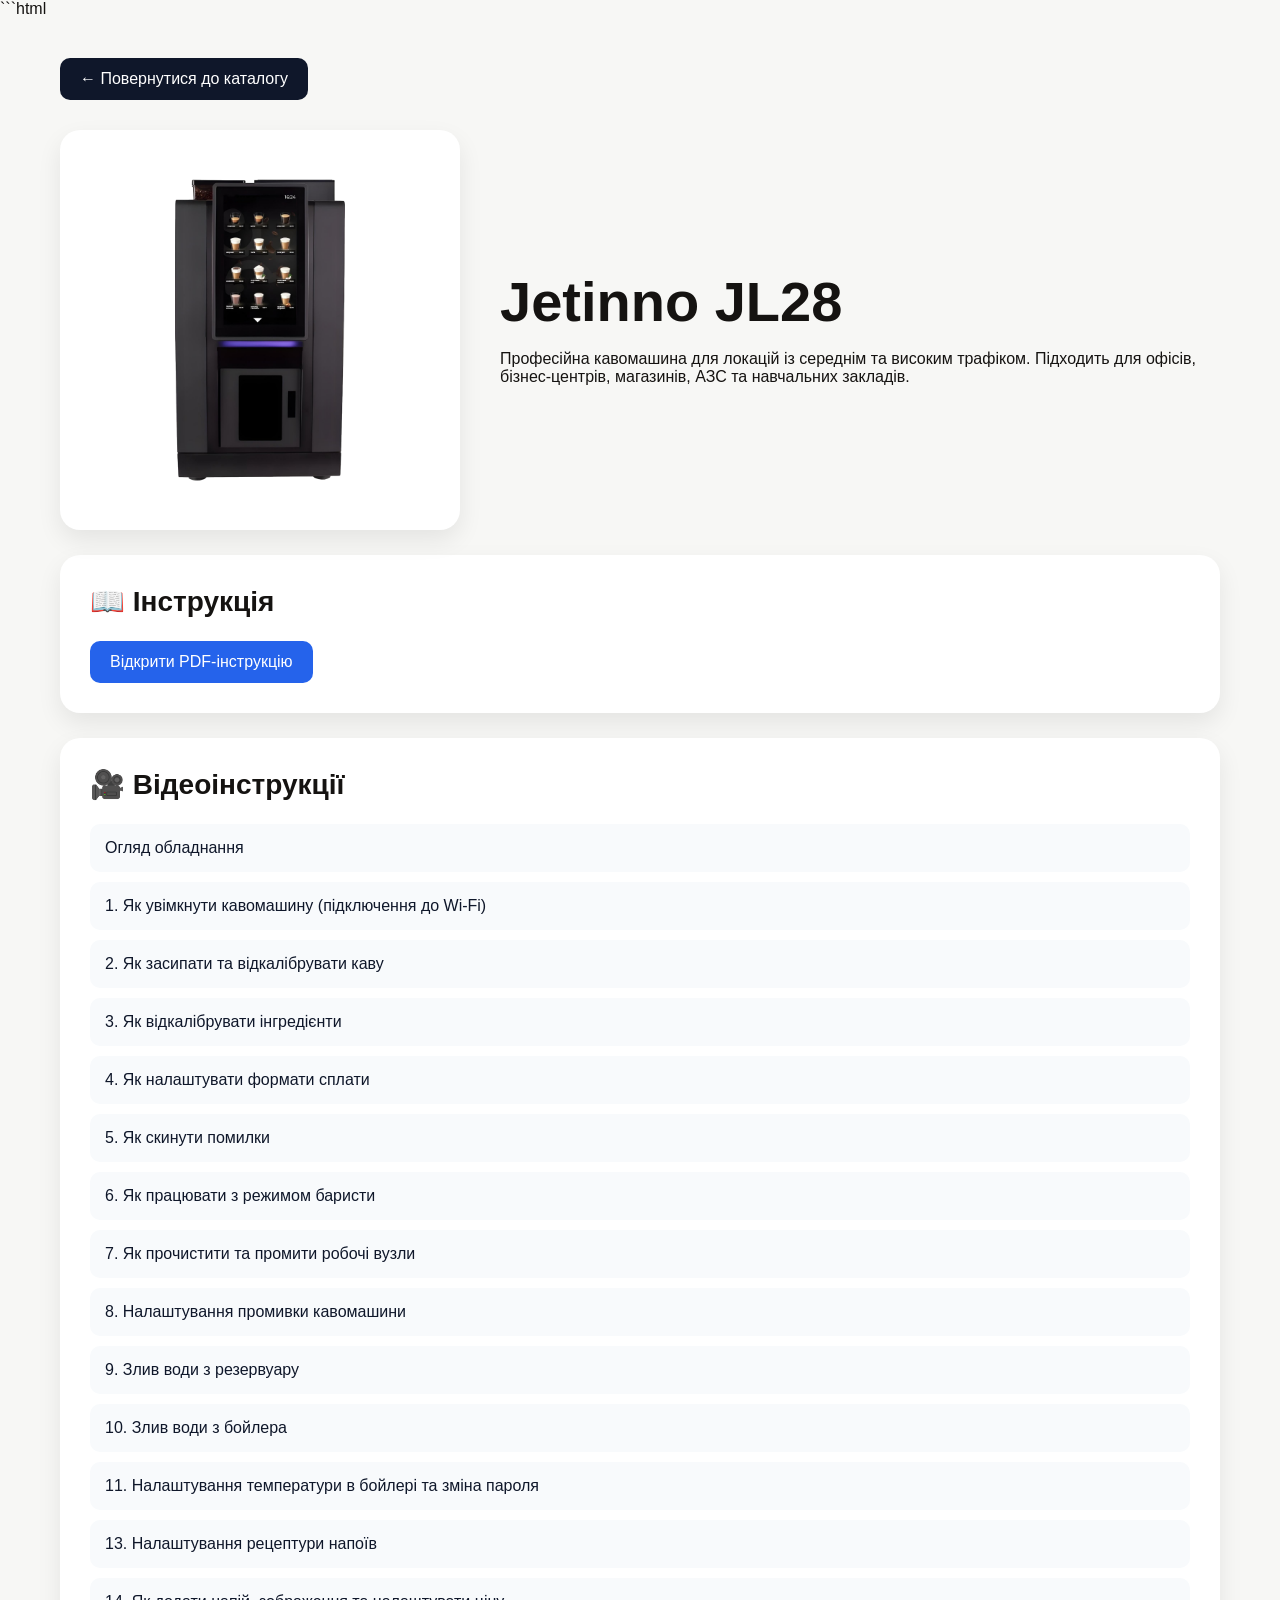
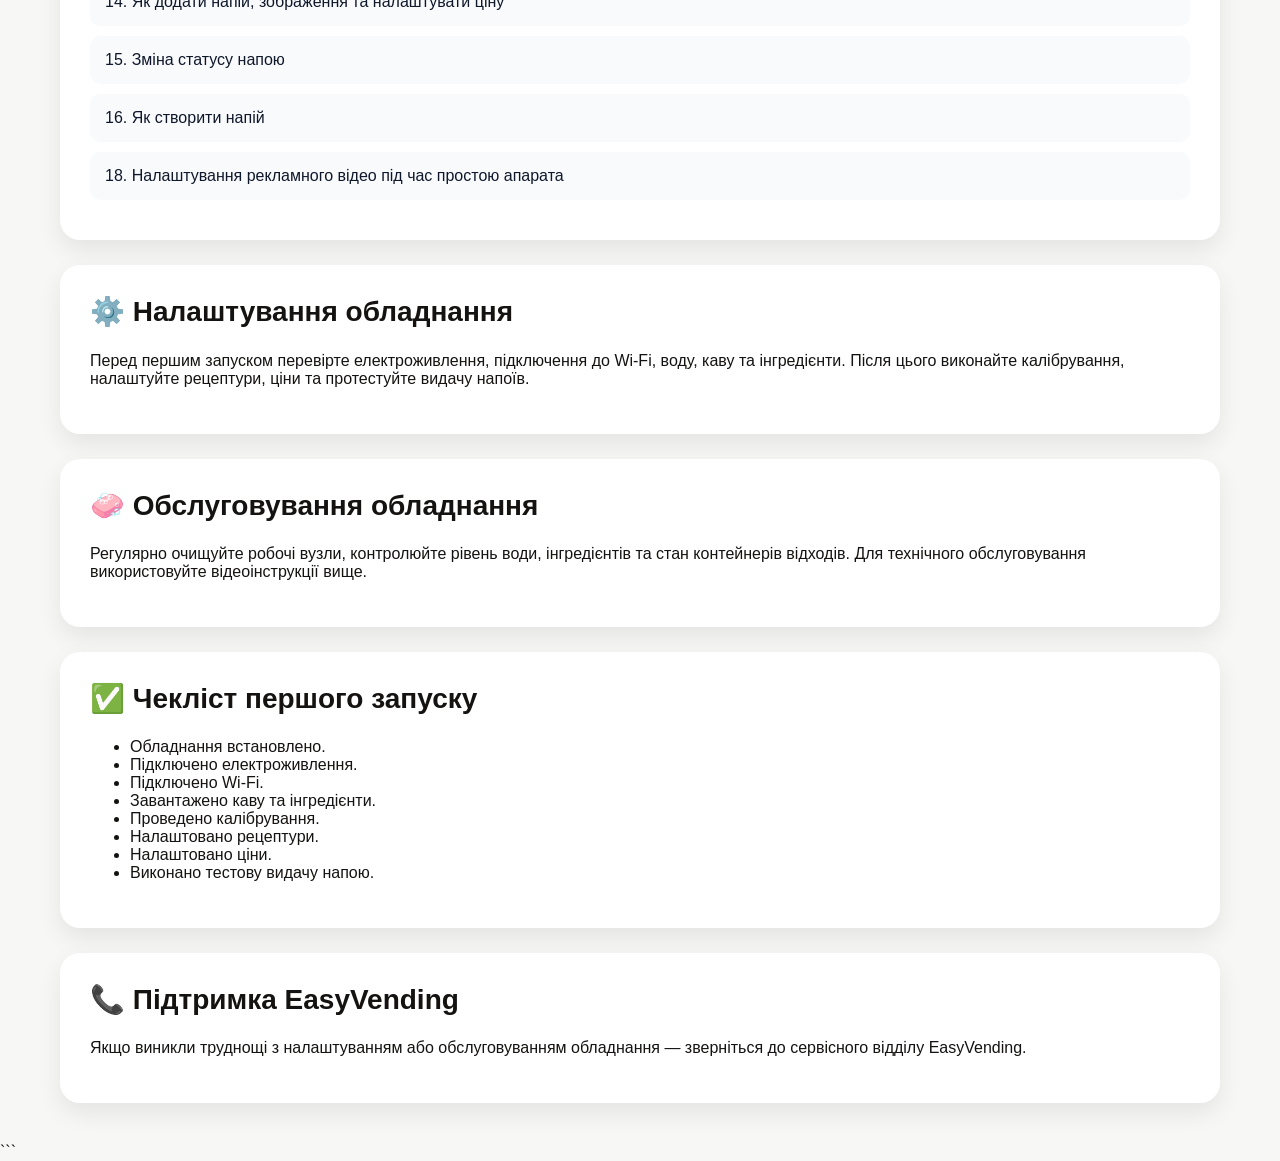
<file: models/jl28.html>
```html
<!DOCTYPE html>
<html lang="uk">
<head>
<meta charset="UTF-8">
<meta name="viewport" content="width=device-width, initial-scale=1.0">

<title>Jetinno JL28</title>

<link rel="stylesheet" href="../css/style.css">

<style>

.model-page{
    max-width:1200px;
    margin:0 auto;
    padding:40px 20px;
}

.back-btn{
    display:inline-block;
    padding:12px 20px;
    background:#0f172a;
    color:white;
    text-decoration:none;
    border-radius:10px;
    margin-bottom:30px;
}

.hero-model{
    display:grid;
    grid-template-columns:400px 1fr;
    gap:40px;
    align-items:center;
}

.hero-model img{
    width:100%;
    background:white;
    padding:20px;
    border-radius:20px;
    box-shadow:0 10px 25px rgba(0,0,0,.08);
}

.box{
    background:white;
    padding:30px;
    border-radius:20px;
    margin-top:25px;
    box-shadow:0 10px 25px rgba(0,0,0,.08);
}

.video-link{
    display:block;
    padding:15px;
    margin-bottom:10px;
    background:#f8fafc;
    border-radius:10px;
    text-decoration:none;
    color:#0f172a;
}

.video-link:hover{
    background:#e2e8f0;
}

.manual-btn{
    display:inline-block;
    padding:12px 20px;
    background:#2563eb;
    color:white;
    border-radius:10px;
    text-decoration:none;
}

@media(max-width:768px){
    .hero-model{
        grid-template-columns:1fr;
    }
}

</style>

</head>

<body>

<div class="model-page">

<a href="../index.html" class="back-btn">
← Повернутися до каталогу
</a>

<div class="hero-model">

<img src="../assets/images/jl28.png" alt="JL28">

<div>

<h1>Jetinno JL28</h1>

<p>
Професійна кавомашина для локацій із середнім та високим трафіком. Підходить для офісів, бізнес-центрів, магазинів, АЗС та навчальних закладів.
</p>

</div>

</div>

<div class="box">

<h2>📖 Інструкція</h2>

<a class="manual-btn"
href="../assets/manuals/jl28-manual.pdf"
target="_blank">

Відкрити PDF-інструкцію

</a>

</div>

<div class="box">

<h2>🎥 Відеоінструкції</h2>

<a class="video-link" target="_blank" href="https://www.youtube.com/watch?v=SKTvcODEhw4&t=21s">
Огляд обладнання
</a>

<a class="video-link" target="_blank" href="https://youtu.be/DM0qSrslXjg">
1. Як увімкнути кавомашину (підключення до Wi-Fi)
</a>

<a class="video-link" target="_blank" href="https://youtu.be/bnDC_qIlg60">
2. Як засипати та відкалібрувати каву
</a>

<a class="video-link" target="_blank" href="https://youtu.be/a2n9EPTNIOg">
3. Як відкалібрувати інгредієнти
</a>

<a class="video-link" target="_blank" href="https://youtu.be/hvCijY-R9b4">
4. Як налаштувати формати сплати
</a>

<a class="video-link" target="_blank" href="https://youtu.be/3Gub94vtoE0">
5. Як скинути помилки
</a>

<a class="video-link" target="_blank" href="https://youtu.be/FVUTQGdHI5s">
6. Як працювати з режимом баристи
</a>

<a class="video-link" target="_blank" href="https://youtu.be/a4Rr3FnLh_Q">
7. Як прочистити та промити робочі вузли
</a>

<a class="video-link" target="_blank" href="https://youtu.be/28UzDFKixuY">
8. Налаштування промивки кавомашини
</a>

<a class="video-link" target="_blank" href="https://youtu.be/HyUFQo6D1CM">
9. Злив води з резервуару
</a>

<a class="video-link" target="_blank" href="https://youtu.be/X8KewyAPV7o">
10. Злив води з бойлера
</a>

<a class="video-link" target="_blank" href="https://youtu.be/CP2bYMRQxOc">
11. Налаштування температури в бойлері та зміна пароля
</a>

<a class="video-link" target="_blank" href="https://youtu.be/dE4c57K1kck">
13. Налаштування рецептури напоїв
</a>

<a class="video-link" target="_blank" href="https://youtu.be/rXpA7FHoWPw">
14. Як додати напій, зображення та налаштувати ціну
</a>

<a class="video-link" target="_blank" href="https://youtu.be/FOSgHdFLo1U">
15. Зміна статусу напою
</a>

<a class="video-link" target="_blank" href="https://youtu.be/OBlCdHx9TEE">
16. Як створити напій
</a>

<a class="video-link" target="_blank" href="https://youtu.be/kDNHQ990Yd8">
18. Налаштування рекламного відео під час простою апарата
</a>

</div>

<div class="box">

<h2>⚙️ Налаштування обладнання</h2>

<p>
Перед першим запуском перевірте електроживлення, підключення до Wi-Fi, воду, каву та інгредієнти. Після цього виконайте калібрування, налаштуйте рецептури, ціни та протестуйте видачу напоїв.
</p>

</div>

<div class="box">

<h2>🧼 Обслуговування обладнання</h2>

<p>
Регулярно очищуйте робочі вузли, контролюйте рівень води, інгредієнтів та стан контейнерів відходів. Для технічного обслуговування використовуйте відеоінструкції вище.
</p>

</div>

<div class="box">

<h2>✅ Чекліст першого запуску</h2>

<ul>
<li>Обладнання встановлено.</li>
<li>Підключено електроживлення.</li>
<li>Підключено Wi-Fi.</li>
<li>Завантажено каву та інгредієнти.</li>
<li>Проведено калібрування.</li>
<li>Налаштовано рецептури.</li>
<li>Налаштовано ціни.</li>
<li>Виконано тестову видачу напою.</li>
</ul>

</div>

<div class="box">

<h2>📞 Підтримка EasyVending</h2>

<p>
Якщо виникли труднощі з налаштуванням або обслуговуванням обладнання — зверніться до сервісного відділу EasyVending.
</p>

</div>

</div>

</body>
</html>
```
</file>
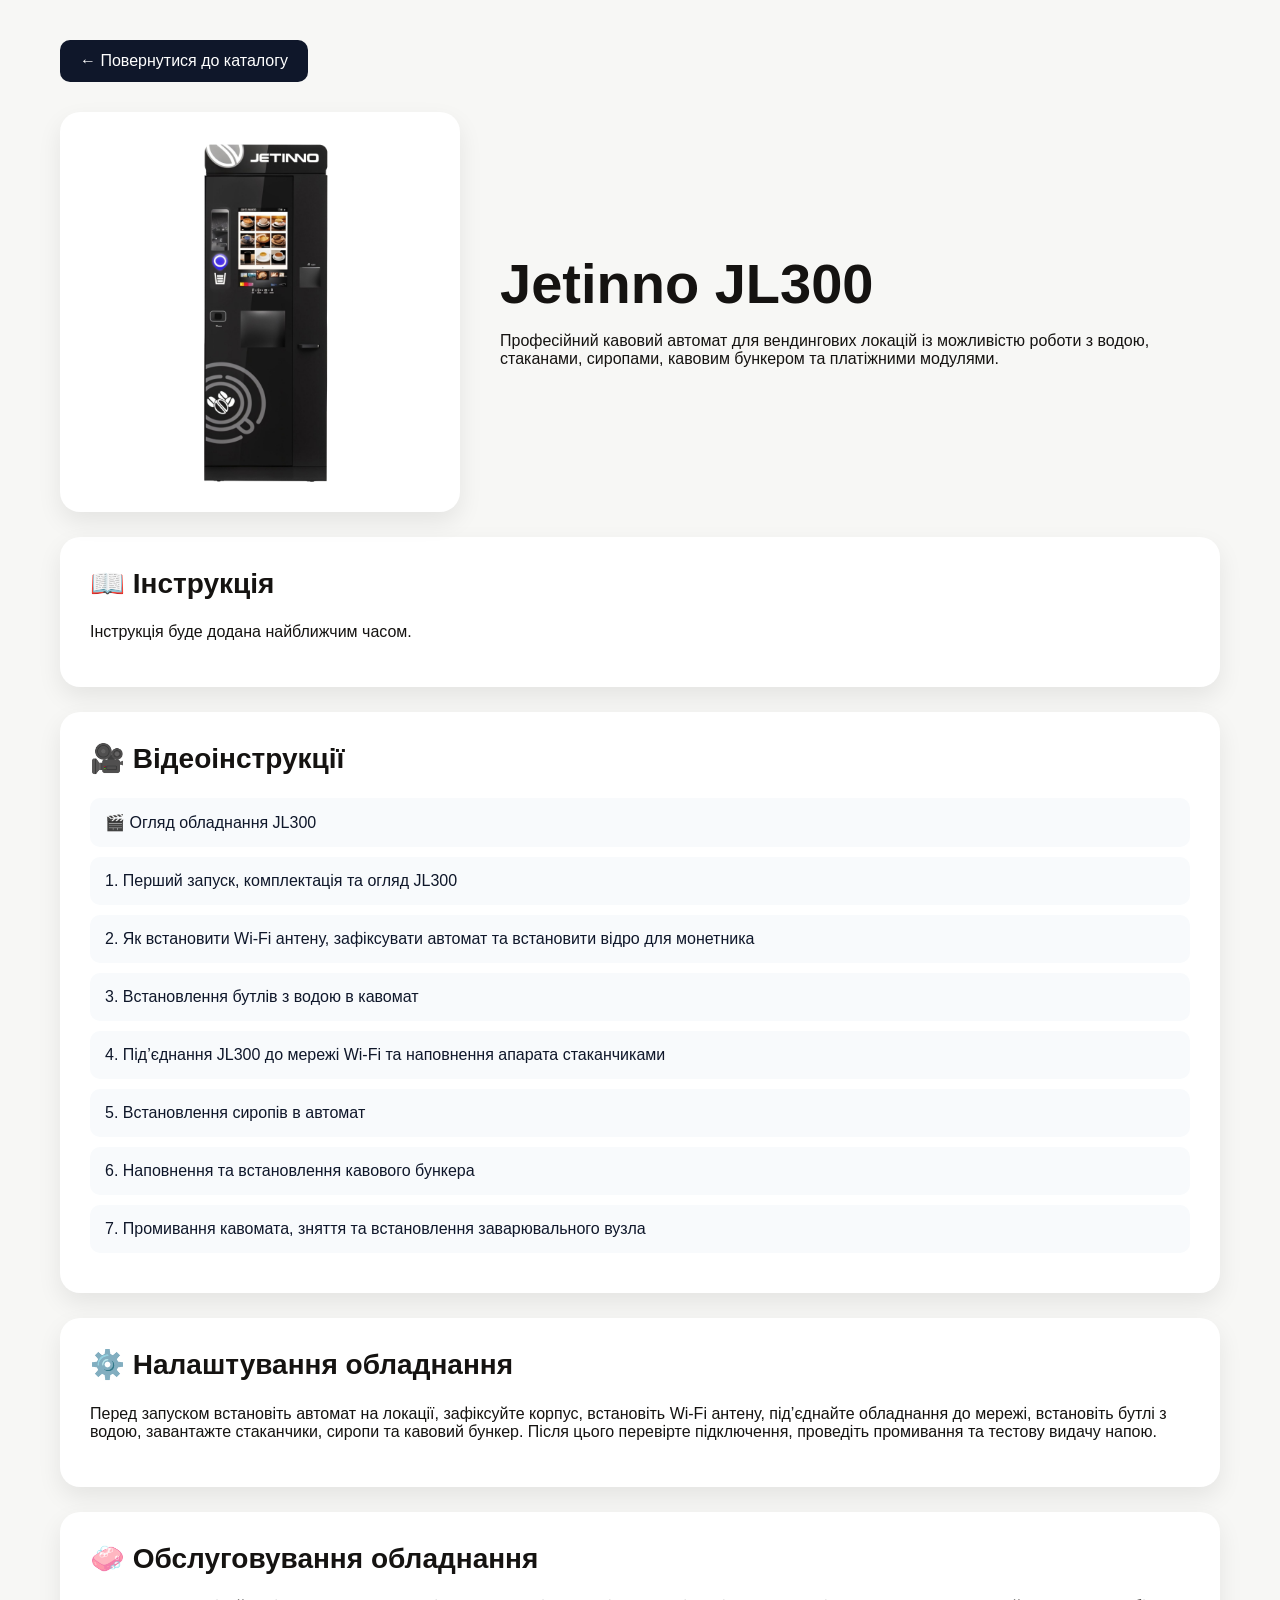
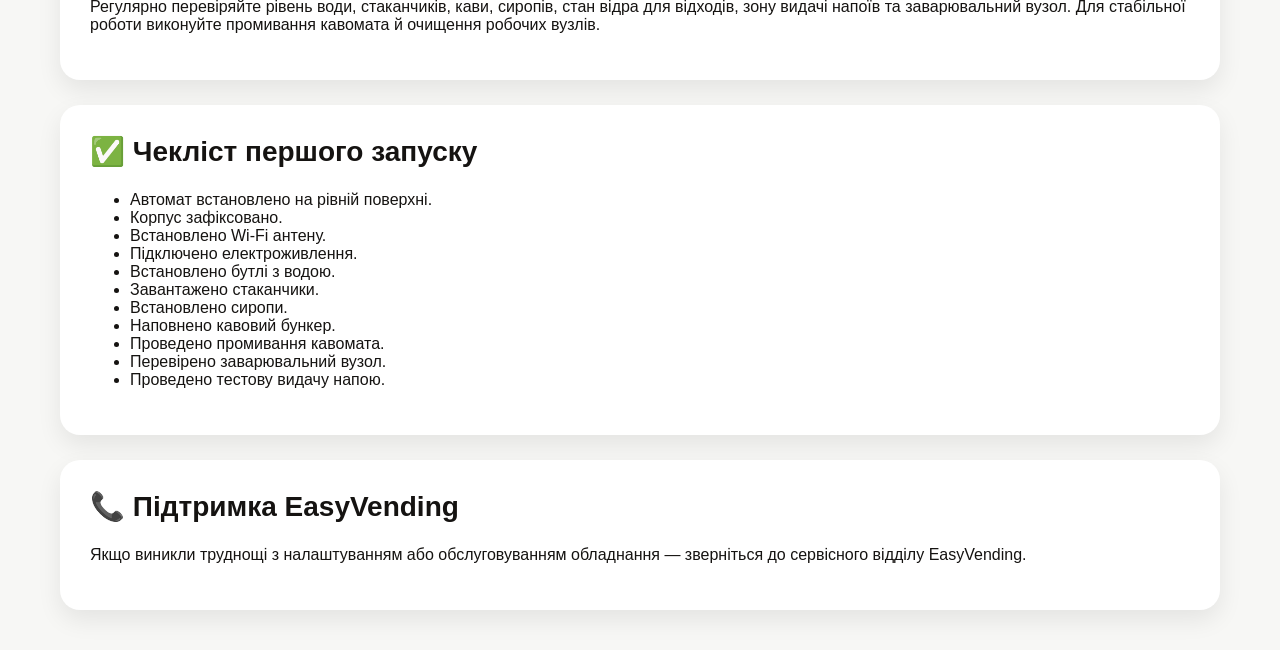
<file: models/jl300.html>
<!DOCTYPE html>
<html lang="uk">
<head>
<meta charset="UTF-8">
<meta name="viewport" content="width=device-width, initial-scale=1.0">

<title>Jetinno JL300</title>

<link rel="stylesheet" href="../css/style.css">

<style>
.model-page{max-width:1200px;margin:0 auto;padding:40px 20px;}
.back-btn{display:inline-block;padding:12px 20px;background:#0f172a;color:white;text-decoration:none;border-radius:10px;margin-bottom:30px;}
.hero-model{display:grid;grid-template-columns:400px 1fr;gap:40px;align-items:center;}
.hero-model img{width:100%;background:white;padding:20px;border-radius:20px;box-shadow:0 10px 25px rgba(0,0,0,.08);}
.box{background:white;padding:30px;border-radius:20px;margin-top:25px;box-shadow:0 10px 25px rgba(0,0,0,.08);}
.video-link{display:block;padding:15px;margin-bottom:10px;background:#f8fafc;border-radius:10px;text-decoration:none;color:#0f172a;}
.video-link:hover{background:#e2e8f0;}
.manual-btn{display:inline-block;padding:12px 20px;background:#2563eb;color:white;border-radius:10px;text-decoration:none;}
@media(max-width:768px){.hero-model{grid-template-columns:1fr;}}
</style>

</head>

<body>

<div class="model-page">

<a href="../index.html" class="back-btn">← Повернутися до каталогу</a>

<div class="hero-model">

<img src="../assets/images/jl300.png" alt="JL300">

<div>
<h1>Jetinno JL300</h1>
<p>
Професійний кавовий автомат для вендингових локацій із можливістю роботи з водою, стаканами, сиропами, кавовим бункером та платіжними модулями.
</p>
</div>

</div>

<div class="box">
<h2>📖 Інструкція</h2>
<p>Інструкція буде додана найближчим часом.</p>
</div>

<div class="box">

<h2>🎥 Відеоінструкції</h2>

<a class="video-link" target="_blank" href="https://www.youtube.com/watch?v=--y6WQiI6bU">
🎬 Огляд обладнання JL300
</a>

<a class="video-link" target="_blank" href="https://youtu.be/ggVc5k6EepA">
1. Перший запуск, комплектація та огляд JL300
</a>

<a class="video-link" target="_blank" href="https://youtu.be/i3Ice2InLic">
2. Як встановити Wi-Fi антену, зафіксувати автомат та встановити відро для монетника
</a>

<a class="video-link" target="_blank" href="https://youtu.be/I5NdBczlx0A">
3. Встановлення бутлів з водою в кавомат
</a>

<a class="video-link" target="_blank" href="https://youtu.be/_aTaPpHPY6E">
4. Під’єднання JL300 до мережі Wi-Fi та наповнення апарата стаканчиками
</a>

<a class="video-link" target="_blank" href="https://youtu.be/jTx9E3jCEzQ">
5. Встановлення сиропів в автомат
</a>

<a class="video-link" target="_blank" href="https://youtu.be/6QY5QVZf5l4">
6. Наповнення та встановлення кавового бункера
</a>

<a class="video-link" target="_blank" href="https://youtu.be/nAjgtU7E8IM">
7. Промивання кавомата, зняття та встановлення заварювального вузла
</a>

</div>

<div class="box">
<h2>⚙️ Налаштування обладнання</h2>
<p>
Перед запуском встановіть автомат на локації, зафіксуйте корпус, встановіть Wi-Fi антену, під’єднайте обладнання до мережі, встановіть бутлі з водою, завантажте стаканчики, сиропи та кавовий бункер. Після цього перевірте підключення, проведіть промивання та тестову видачу напою.
</p>
</div>

<div class="box">
<h2>🧼 Обслуговування обладнання</h2>
<p>
Регулярно перевіряйте рівень води, стаканчиків, кави, сиропів, стан відра для відходів, зону видачі напоїв та заварювальний вузол. Для стабільної роботи виконуйте промивання кавомата й очищення робочих вузлів.
</p>
</div>

<div class="box">
<h2>✅ Чекліст першого запуску</h2>

<ul>
<li>Автомат встановлено на рівній поверхні.</li>
<li>Корпус зафіксовано.</li>
<li>Встановлено Wi-Fi антену.</li>
<li>Підключено електроживлення.</li>
<li>Встановлено бутлі з водою.</li>
<li>Завантажено стаканчики.</li>
<li>Встановлено сиропи.</li>
<li>Наповнено кавовий бункер.</li>
<li>Проведено промивання кавомата.</li>
<li>Перевірено заварювальний вузол.</li>
<li>Проведено тестову видачу напою.</li>
</ul>

</div>

<div class="box">
<h2>📞 Підтримка EasyVending</h2>
<p>
Якщо виникли труднощі з налаштуванням або обслуговуванням обладнання — зверніться до сервісного відділу EasyVending.
</p>
</div>

</div>

</body>
</html>
</file>
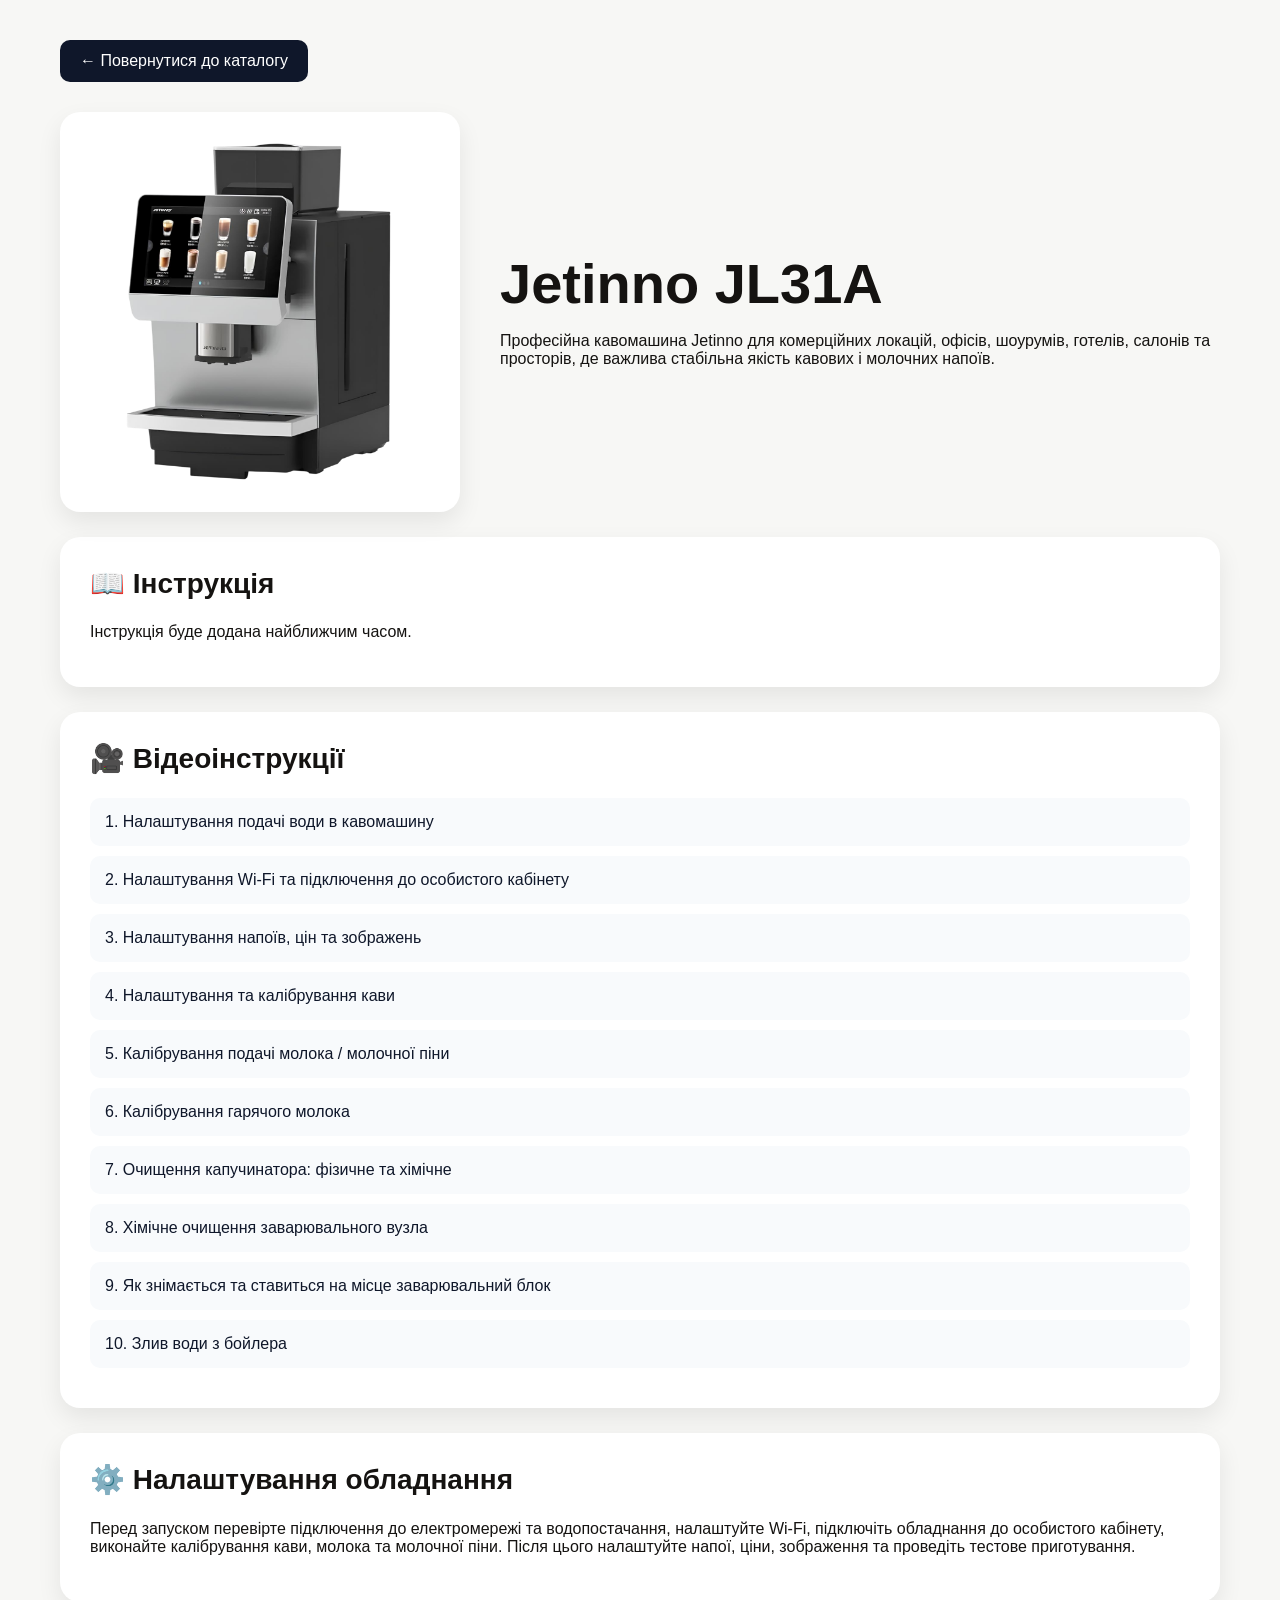
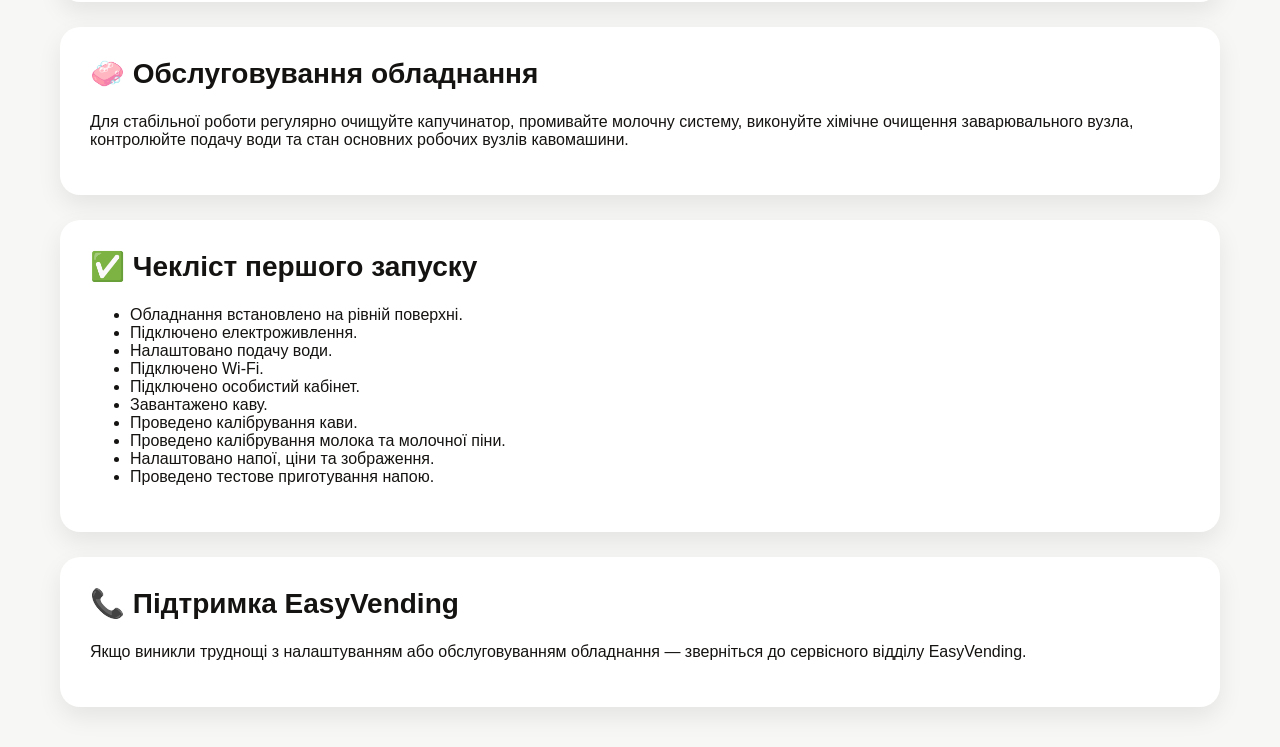
<file: models/jl31a.html>
<!DOCTYPE html>
<html lang="uk">
<head>
<meta charset="UTF-8">
<meta name="viewport" content="width=device-width, initial-scale=1.0">

<title>Jetinno JL31A</title>

<link rel="stylesheet" href="../css/style.css">

<style>

.model-page{
max-width:1200px;
margin:0 auto;
padding:40px 20px;
}

.back-btn{
display:inline-block;
padding:12px 20px;
background:#0f172a;
color:white;
text-decoration:none;
border-radius:10px;
margin-bottom:30px;
}

.hero-model{
display:grid;
grid-template-columns:400px 1fr;
gap:40px;
align-items:center;
}

.hero-model img{
width:100%;
background:white;
padding:20px;
border-radius:20px;
box-shadow:0 10px 25px rgba(0,0,0,.08);
}

.box{
background:white;
padding:30px;
border-radius:20px;
margin-top:25px;
box-shadow:0 10px 25px rgba(0,0,0,.08);
}

.video-link{
display:block;
padding:15px;
margin-bottom:10px;
background:#f8fafc;
border-radius:10px;
text-decoration:none;
color:#0f172a;
}

.video-link:hover{
background:#e2e8f0;
}

.manual-btn{
display:inline-block;
padding:12px 20px;
background:#2563eb;
color:white;
border-radius:10px;
text-decoration:none;
}

@media(max-width:768px){
.hero-model{
grid-template-columns:1fr;
}
}

</style>

</head>

<body>

<div class="model-page">

<a href="../index.html" class="back-btn">
← Повернутися до каталогу
</a>

<div class="hero-model">

<img src="../assets/images/jl31.png" alt="JL31A">

<div>

<h1>Jetinno JL31A</h1>

<p>
Професійна кавомашина Jetinno для комерційних локацій, офісів, шоурумів, готелів, салонів та просторів, де важлива стабільна якість кавових і молочних напоїв.
</p>

</div>

</div>

<div class="box">

<h2>📖 Інструкція</h2>

<p>Інструкція буде додана найближчим часом.</p>

</div>

<div class="box">

<h2>🎥 Відеоінструкції</h2>

<a class="video-link" target="_blank" href="https://youtu.be/6NMu-H71efk">
1. Налаштування подачі води в кавомашину
</a>

<a class="video-link" target="_blank" href="https://www.youtube.com/watch?v=gjza234f9eA&list=PLSlt5wRE7ryZhkFmGstjkDtZl8WeVIh3h&index=7">
2. Налаштування Wi-Fi та підключення до особистого кабінету
</a>

<a class="video-link" target="_blank" href="https://youtu.be/oOOO6wuK2wg">
3. Налаштування напоїв, цін та зображень
</a>

<a class="video-link" target="_blank" href="https://youtu.be/MJ5IYdvPpz4">
4. Налаштування та калібрування кави
</a>

<a class="video-link" target="_blank" href="https://youtu.be/9W-3BYU2zaM">
5. Калібрування подачі молока / молочної піни
</a>

<a class="video-link" target="_blank" href="https://youtu.be/VGfMpGTtu68">
6. Калібрування гарячого молока
</a>

<a class="video-link" target="_blank" href="https://youtu.be/lWDUx8T8Yk0">
7. Очищення капучинатора: фізичне та хімічне
</a>

<a class="video-link" target="_blank" href="https://youtu.be/W21169Owsi0">
8. Хімічне очищення заварювального вузла
</a>

<a class="video-link" target="_blank" href="https://youtu.be/_BTgbuQ_UDQ">
9. Як знімається та ставиться на місце заварювальний блок
</a>

<a class="video-link" target="_blank" href="https://youtu.be/9sBkWohXG3I">
10. Злив води з бойлера
</a>

</div>

<div class="box">

<h2>⚙️ Налаштування обладнання</h2>

<p>
Перед запуском перевірте підключення до електромережі та водопостачання, налаштуйте Wi-Fi, підключіть обладнання до особистого кабінету, виконайте калібрування кави, молока та молочної піни. Після цього налаштуйте напої, ціни, зображення та проведіть тестове приготування.
</p>

</div>

<div class="box">

<h2>🧼 Обслуговування обладнання</h2>

<p>
Для стабільної роботи регулярно очищуйте капучинатор, промивайте молочну систему, виконуйте хімічне очищення заварювального вузла, контролюйте подачу води та стан основних робочих вузлів кавомашини.
</p>

</div>

<div class="box">

<h2>✅ Чекліст першого запуску</h2>

<ul>
<li>Обладнання встановлено на рівній поверхні.</li>
<li>Підключено електроживлення.</li>
<li>Налаштовано подачу води.</li>
<li>Підключено Wi-Fi.</li>
<li>Підключено особистий кабінет.</li>
<li>Завантажено каву.</li>
<li>Проведено калібрування кави.</li>
<li>Проведено калібрування молока та молочної піни.</li>
<li>Налаштовано напої, ціни та зображення.</li>
<li>Проведено тестове приготування напою.</li>
</ul>

</div>

<div class="box">

<h2>📞 Підтримка EasyVending</h2>

<p>
Якщо виникли труднощі з налаштуванням або обслуговуванням обладнання — зверніться до сервісного відділу EasyVending.
</p>

</div>

</div>

</body>
</html>
</file>
<file: css/style.css>
* {
  box-sizing: border-box;
}

body {
  margin: 0;
  font-family: Arial, sans-serif;
  background: #f7f7f5;
  color: #151311;
}

.container {
  width: min(1120px, calc(100% - 32px));
  margin: 0 auto;
}

.hero {
  background: linear-gradient(
    135deg,
    #151311 0%,
    #228b87 58%,
    #ee765e 100%
  );
  color: white;
  padding: 80px 0;
  position: relative;
  overflow: hidden;
}

.eyebrow {
  color: #ee765e;
  text-transform: uppercase;
  letter-spacing: 3px;
  font-size: 13px;
  font-weight: 700;
}

h1 {
  font-size: clamp(34px, 5vw, 56px);
  margin: 10px 0 14px;
}

h2 {
  margin-top: 0;
  font-size: 28px;
}

.hero p {
  max-width: 760px;
  font-size: 18px;
  line-height: 1.6;
}

.section {
  background: white;
  border-radius: 24px;
  padding: 30px;
  margin: 32px 0;
  box-shadow: 0 12px 35px rgba(0, 0, 0, 0.07);
}

.section h2 {
  position: relative;
  padding-bottom: 12px;
}

.section h2::after {
  content: "";
  position: absolute;
  left: 0;
  bottom: 0;
  width: 80px;
  height: 4px;
  background: #228b87;
  border-radius: 10px;
}

.muted {
  color: #6b7280;
}

.models-grid {
  display: grid;
  grid-template-columns: repeat(auto-fit, minmax(230px, 1fr));
  gap: 18px;
  margin-top: 24px;
}

.model-card {
  display: flex;
  flex-direction: column;
  justify-content: space-between;
  text-decoration: none;
  color: #151311;
  background: #ffffff;
  border: 1px solid #e5e7eb;
  border-radius: 20px;
  padding: 20px;
  min-height: 300px;
  transition: 0.2s;
}

.model-card:hover {
  transform: translateY(-6px);
  border-color: #228b87;
  box-shadow: 0 16px 35px rgba(34, 139, 135, 0.18);
}

.model-card img {
  width: 100%;
  height: 210px;
  object-fit: contain;
  margin-bottom: 14px;
}

.model-card h3 {
  margin: 0;
  font-size: 21px;
  color: #151311;
}

.video-list {
  display: grid;
  grid-template-columns: repeat(auto-fit, minmax(260px, 1fr));
  gap: 14px;
  margin-top: 20px;
}

.video-item {
  display: block;
  padding: 16px 18px;
  background: #f8f9fb;
  border-radius: 16px;
  text-decoration: none;
  color: #111827;
  font-weight: 600;
  border: 1px solid #e5e7eb;
  transition: 0.2s;
}

.video-item:hover {
  background: #0f172a;
  color: white;
}

@media(max-width: 768px) {
  .hero {
    padding: 44px 0;
  }

  .section {
    padding: 22px;
  }

  .model-card {
    min-height: 260px;
  }

  .model-card img {
    height: 170px;
  }
}
</file>
